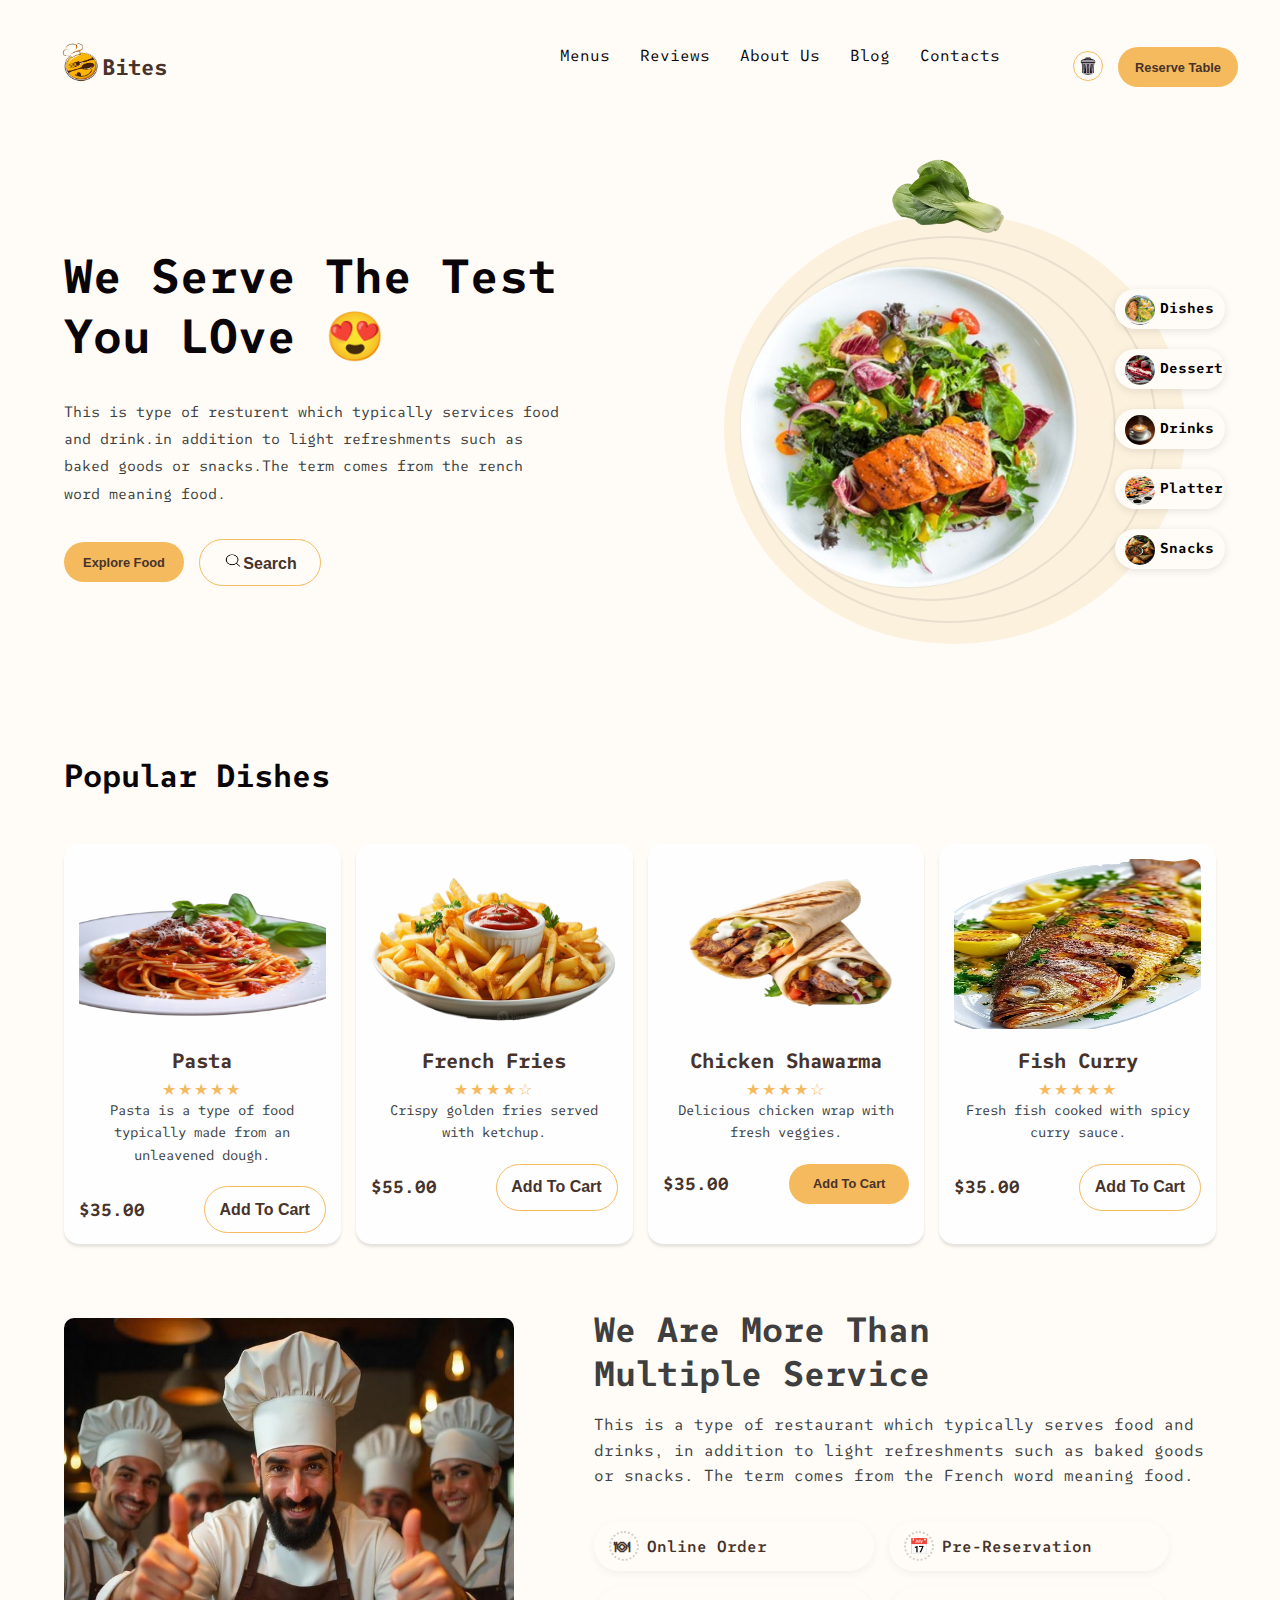
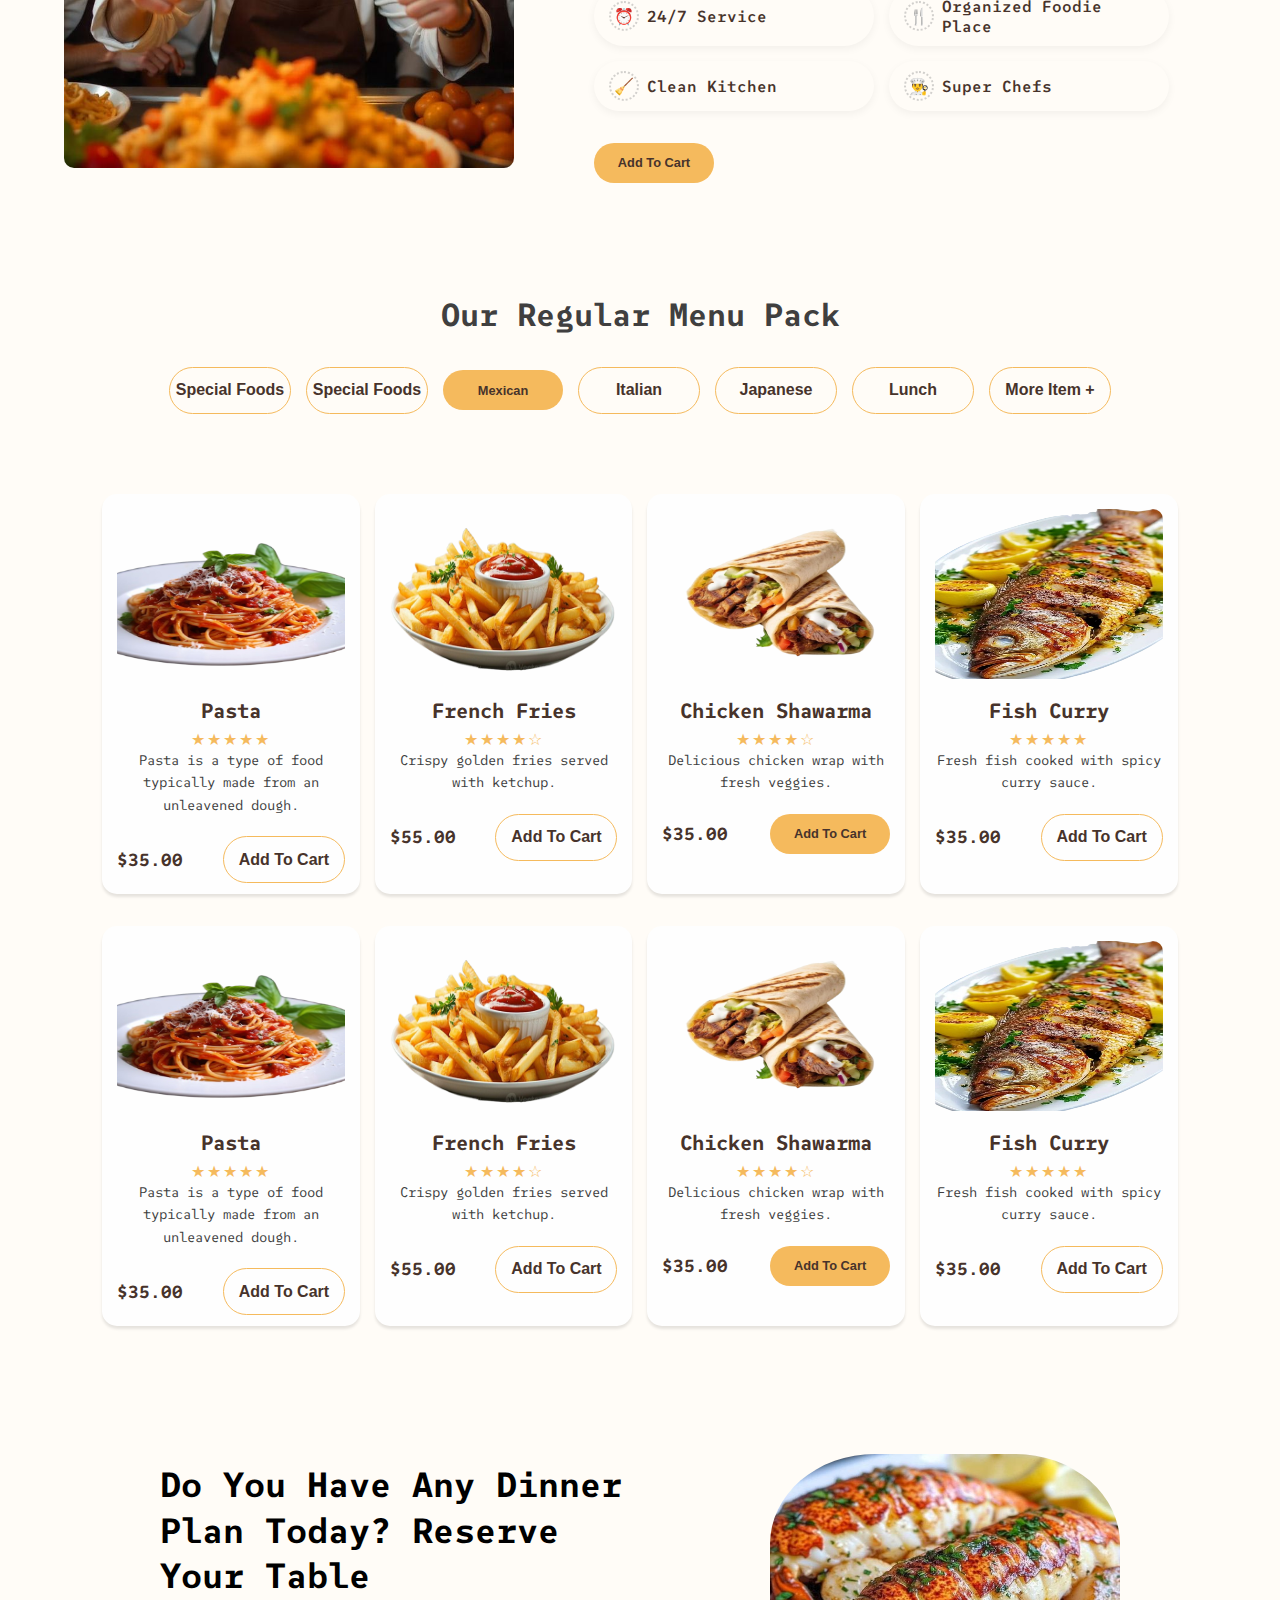
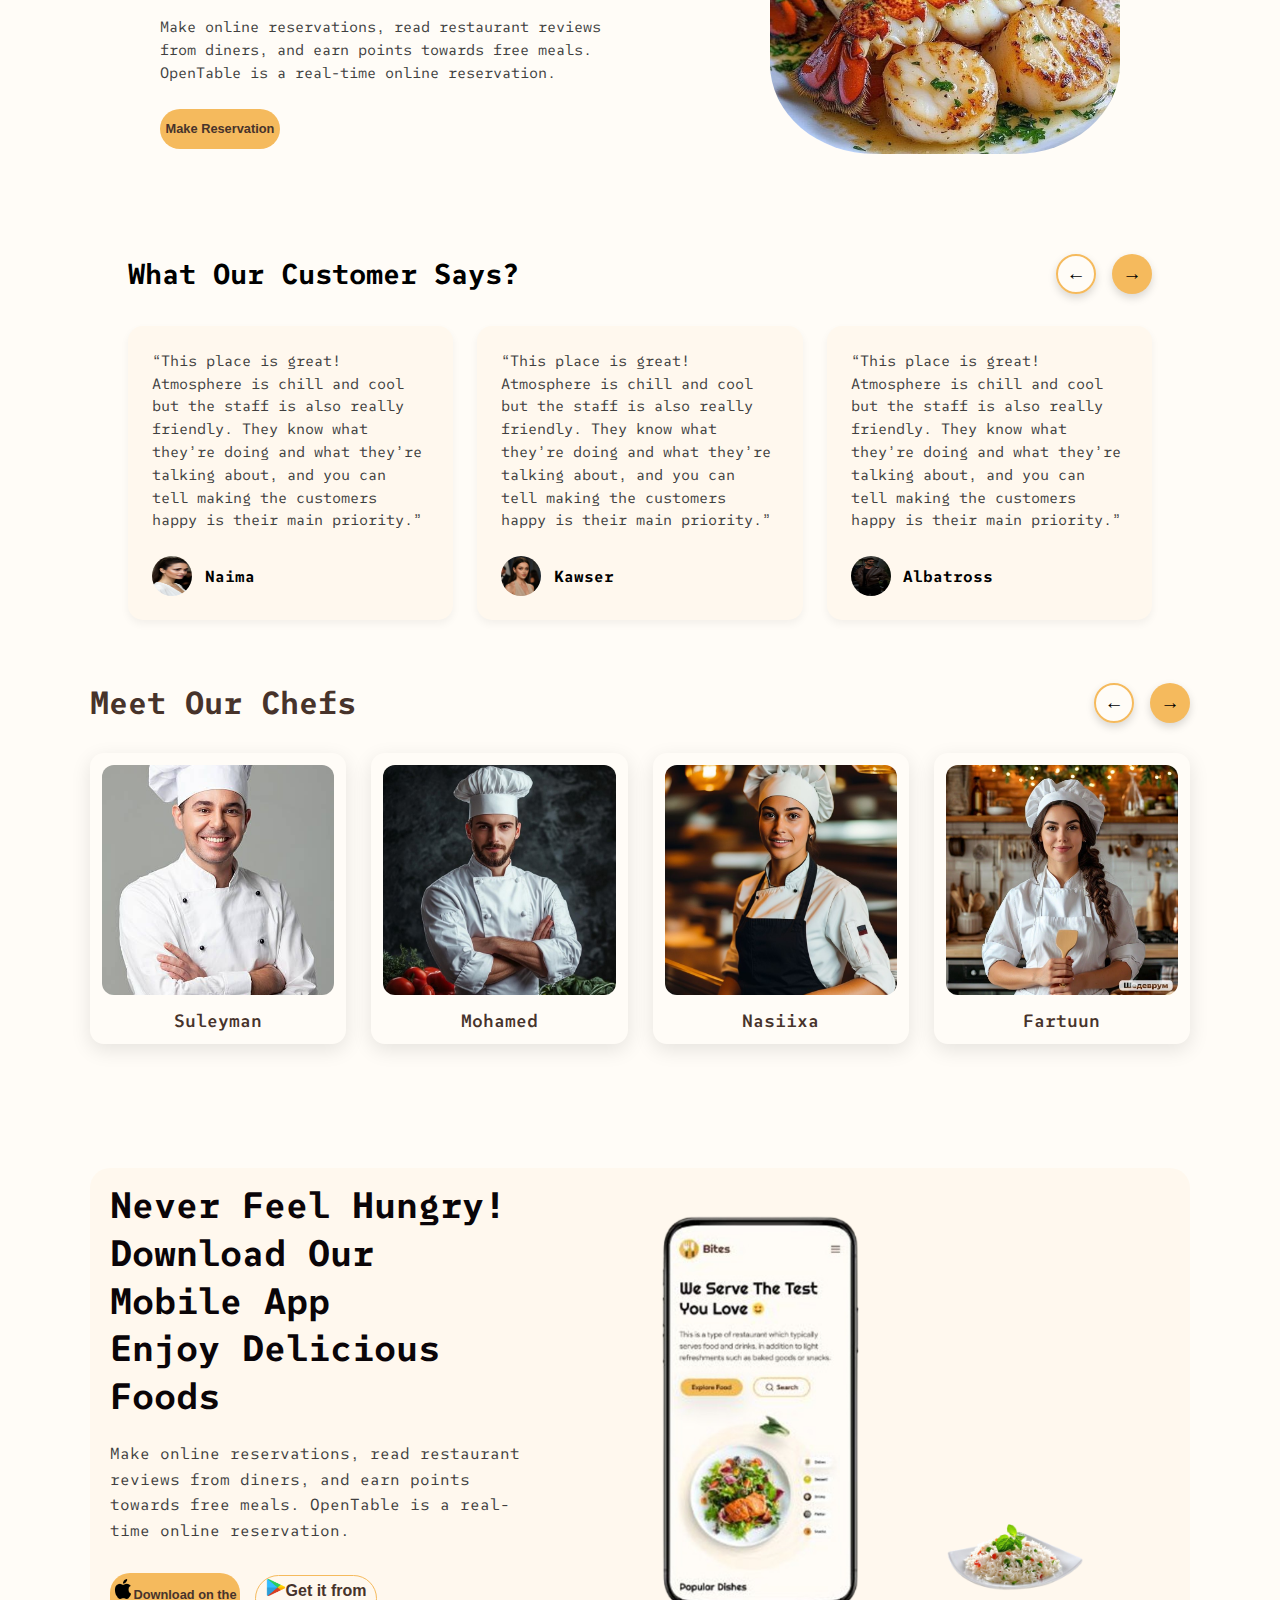
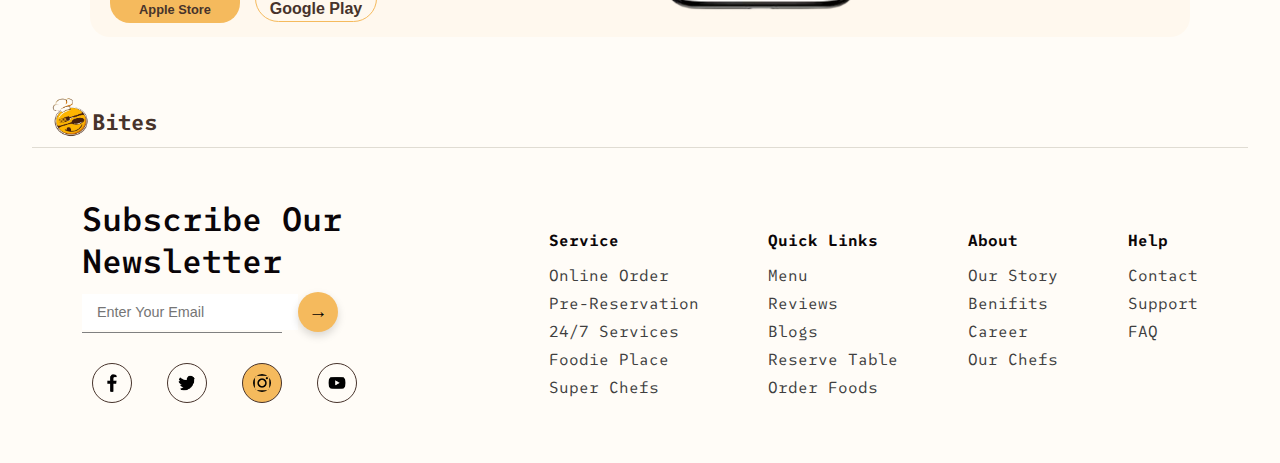
<file: index.html>
<!DOCTYPE html>
<html lang="en">
  <head>
    <meta charset="UTF-8">
    <meta name="auther" content="Najma">
    <meta name="description" content="Bites is the resturent website">
    <meta name="viewport" content="width=device-width, initial-scale=1.0">
    <title>Bites</title>
    <link rel="stylesheet" href="style.css">
    <link rel="preconnect" href="https://fonts.googleapis.com">
    <link rel="preconnect" href="https://fonts.gstatic.com" crossorigin>
    <link
      href="https://fonts.googleapis.com/css2?family=SUSE+Mono:ital,wght@0,100..800;1,100..800&display=swap"
      rel="stylesheet">
  </head>
  <body>
    <!--nav-section-->
    <nav class="container">
      <div class="nav">
        <!--logo-->
        <div class="logo">
          <img src="Assetes/logo.png" alt="logo-img">
          <h3>Bites</h3>
        </div>

         
        <!--menus-->
        <div class="menus">
          <ul>
             <li><a href="#Menus">Menus</a></li>
              <li><a href="#Reviews">Reviews</a></li>
            <li><a href="about-us.html">About Us</a></li>
            <li><a href="blog.html">Blog</a></li>
            <li><a href="Contact.html">Contacts</a></li>
          </ul>
        </div>

        <!--btns-->
        <div class="btns">
          <button class="Trash-table"><img src="Assetes/trash.png"
              alt="trash-btn"></button>
          <button class="all-btn-bg">Reserve Table</button>
        </div>
      </div>
    </nav>

    <!--header-section-->
    <header class="container">
      <div class="header">
        <!--left-->
        <div class="left-side">
          <div class="left-side-text">
            <h1>We Serve The Test You LOve 😍</h1>
            <p>This is type of resturent which typically services food and
              drink.in addition to light refreshments such as baked goods or
              snacks.The term comes from the rench word meaning food.</p>
          </div>
          <div class="btns">
            <button class="all-btn-bg">Explore Food</button>
            <div class="btns-with-out">
              <button class="all-btn-with-out-bgc"><img
                  src="Assetes/search-icon.png"
                  alt="search-icon">Search</button>
            </div>
          </div>
        </div>

        <!--right-->
        <div class="right-side">
          <div class="spinach-r"><img src="Assetes/Spinach (2).png"
              alt="spinach-r-img">
          </div>
          <div class="right-side-img ">
            <img src="Assetes/header.png" alt="heade-image">
            <div class="boder1"></div>
            <div class="boder2"></div>
          </div>
          <div class="header-food-cards">
            <div class="header-foods-card "><img src="Assetes/dishess.jpg"
                alt="img1"><span class="spans">Dishes</span></div>
            <div class="header-foods-card"><img src="Assetes/dessert.jpg"
                alt="img2"><span class="spans">Dessert</span></div>
            <div class="header-foods-card"><img src="Assetes/coffe.jpg"
                alt="img3"><span class="spans">Drinks</span></div>
            <div class="header-foods-card"><img src="Assetes/platter.jpg"
                alt="img4"><span class="spans">Platter</span></div>
            <div class="header-foods-card"><img src="Assetes/snaks.jpg"
                alt="img5"><span class="spans">Snacks</span></div>
          </div>
        </div>
      </div>
    </header>

    <!--popular-dish-section-->
    <section class="popular-dishes container" >
      <h2 class="popular-dishes-title">Popular Dishes</h2>
      <div class="dishes">
        <!-- Card 1 -->
        <div class="dish-card">
          <img src="Assetes/pasta.png" alt="Pasta">
          <h3>Pasta</h3>
          <div class="stars">★★★★★</div>
          <p>Pasta is a type of food typically made from an unleavened
            dough.</p>
          <div class="dish-footer">
            <span>$35.00</span>
            <div class="btns">
              <div class="btns-with-out">
                <button class="all-btn-with-out-bgc">Add To Cart</button>
              </div>
            </div>
          </div>
        </div>
        <!-- Card 2 -->
        <div class="dish-card">
          <img src="Assetes/French Fries.png" alt="French Fries">
          <h3>French Fries</h3>
          <div class="stars">★★★★☆</div>
          <p>Crispy golden fries served with ketchup.</p>
          <div class="dish-footer">
            <span>$55.00</span>
            <div class="btns">
              <div class="btns-with-out">
                <button class="all-btn-with-out-bgc">Add To Cart</button>
              </div>
            </div>
          </div>
        </div>
        <!-- Card 3 -->
        <div class="dish-card">
          <img src="Assetes/Chicken_Shawarma.png" alt="Chicken Shawarma">
          <h3>Chicken Shawarma</h3>
          <div class="stars">★★★★☆</div>
          <p>Delicious chicken wrap with fresh veggies.</p>
          <div class="dish-footer">
            <span>$35.00</span>
            <div class="btns"><button class="all-btn-bg">Add To
                Cart</button></div>
          </div>
        </div>
        <!-- Card 4-->
        <div class="dish-card">
          <img src="Assetes/Fish Curry.png" alt="Fish Curry">
          <h3>Fish Curry</h3>
          <div class="stars">★★★★★</div>
          <p>Fresh fish cooked with spicy curry sauce.</p>
          <div class="dish-footer">
            <span>$35.00</span>
            <div class="btns">
              <div class="btns-with-out">
                <button class="all-btn-with-out-bgc">Add To Cart</button>
              </div>
            </div>
          </div>
        </div>
      </div>
    </section>

    <!--services-section-->
    <section class="services-section container">
      <div class="services-container">
        <!-- Left Image side -->
        <div class="services-image-left">
          <img src="Assetes/mult-service.jpg" alt="Chef">
        </div>
        <!-- Right Content side-->
        <div class="services-content-Right">
          <h2>We Are More Than <br> Multiple Service</h2>
          <p>
            This is a type of restaurant which typically serves food and drinks,
            in addition to light refreshments such as baked goods or snacks.
            The term comes from the French word meaning food.
          </p>
          <div class="service-list">
            <div class="service-item"><span class="service-item-boder">🍽</span>
              Online Order</div>
            <div class="service-item"><span class="service-item-boder">📅</span>
              Pre-Reservation</div>
            <div class="service-item"><span class="service-item-boder">⏰</span>
              24/7 Service</div>
            <div class="service-item"><span class="service-item-boder">🍴</span>
              Organized Foodie Place</div>
            <div class="service-item"><span class="service-item-boder">🧹</span>
              Clean Kitchen</div>
            <div class="service-item"><span
                class="service-item-boder">👨‍🍳</span> Super Chefs</div>
          </div>
          <div class="btns"><button class="all-btn-bg">Add To
              Cart</button></div>
        </div>
      </div>
    </section>

    <!--menu-section-->
    <section class="menu-section" id="Menus">
      <h2 class="menu-title">Our Regular Menu Pack</h2>

      <!-- Categories -->
      <div class="menu-categories">
        <div class="btns">
          <div class="btns-with-out">
            <button class="all-btn-with-out-bgc">Special Foods</button>
          </div>
        </div>

        <div class="btns">
          <div class="btns-with-out">
            <button class="all-btn-with-out-bgc">Special Foods</button>
          </div>
        </div>

        <div class="btns"><button class="all-btn-bg">Mexican</button></div>

        <div class="btns">
          <div class="btns-with-out">
            <button class="all-btn-with-out-bgc">Italian</button>
          </div>
        </div>
        <div class="btns">
          <div class="btns-with-out">
            <button class="all-btn-with-out-bgc">Japanese</button>
          </div>
        </div>
        <div class="btns">
          <div class="btns-with-out">
            <button class="all-btn-with-out-bgc">Lunch</button>
          </div>
        </div>
        <div class="btns">
          <div class="btns-with-out">
            <button class="all-btn-with-out-bgc">More Item +</button>
          </div>
        </div>
      </div>
      <!--dishes-cards-->
      <div class="dishes dish dish-cards">
        <!-- Card 1 -->
        <div class="dish-card ">
          <img src="Assetes/pasta.png" alt="Pasta">
          <h3>Pasta</h3>
          <div class="stars">★★★★★</div>
          <p>Pasta is a type of food typically made from an unleavened
            dough.</p>
          <div class="dish-footer">
            <span>$35.00</span>
            <div class="btns">
              <div class="btns-with-out">
                <button class="all-btn-with-out-bgc">Add To Cart</button>
              </div>
            </div>
          </div>
        </div>
        <!-- Card 2 -->
        <div class="dish-card">
          <img src="Assetes/French Fries.png" alt="French Fries">
          <h3>French Fries</h3>
          <div class="stars">★★★★☆</div>
          <p>Crispy golden fries served with ketchup.</p>
          <div class="dish-footer">
            <span>$55.00</span>
            <div class="btns">
              <div class="btns-with-out">
                <button class="all-btn-with-out-bgc">Add To Cart</button>
              </div>
            </div>
          </div>
        </div>
  <!--card 3-->
        <div class="dish-card">
          <img src="Assetes/Chicken_Shawarma.png" alt="Chicken Shawarma">
          <h3>Chicken Shawarma</h3>
          <div class="stars">★★★★☆</div>
          <p>Delicious chicken wrap with fresh veggies.</p>
          <div class="dish-footer">
            <span>$35.00</span>
            <div class="btns"><button class="all-btn-bg">Add To
                Cart</button></div>
          </div>
        </div>
        <!--card 4-->
        <div class="dish-card">
          <img src="Assetes/Fish Curry.png" alt="Fish Curry">
          <h3>Fish Curry</h3>
          <div class="stars">★★★★★</div>
          <p>Fresh fish cooked with spicy curry sauce.</p>
          <div class="dish-footer">
            <span>$35.00</span>
            <div class="btns">
              <div class="btns-with-out">
                <button class="all-btn-with-out-bgc">Add To Cart</button>
              </div>
            </div>
          </div>
        </div>
      </div>
<!--part 2 cards-->
      <div class="dishes">
        <!-- Card 1 -->
        <div class="dish-card">
          <img src="Assetes/pasta.png" alt="Pasta">
          <h3>Pasta</h3>
          <div class="stars">★★★★★</div>
          <p>Pasta is a type of food typically made from an unleavened
            dough.</p>
          <div class="dish-footer">
            <span>$35.00</span>
            <div class="btns">
              <div class="btns-with-out">
                <button class="all-btn-with-out-bgc">Add To Cart</button>
              </div>
            </div>

          </div>
        </div>
        <!-- Card 2 -->
        <div class="dish-card">
          <img src="Assetes/French Fries.png" alt="French Fries">
          <h3>French Fries</h3>
          <div class="stars">★★★★☆</div>
          <p>Crispy golden fries served with ketchup.</p>
          <div class="dish-footer">
            <span>$55.00</span>
            <div class="btns">
              <div class="btns-with-out">
                <button class="all-btn-with-out-bgc">Add To Cart</button>
              </div>
            </div>
          </div>
        </div>
<!--card 3-->
        <div class="dish-card">
          <img src="Assetes/Chicken_Shawarma.png" alt="Chicken Shawarma">
          <h3>Chicken Shawarma</h3>
          <div class="stars">★★★★☆</div>
          <p>Delicious chicken wrap with fresh veggies.</p>
          <div class="dish-footer">
            <span>$35.00</span>
            <div class="btns"><button class="all-btn-bg">Add To
                Cart</button></div>
          </div>
        </div>
<!--card 4-->
        <div class="dish-card">
          <img src="Assetes/Fish Curry.png" alt="Fish Curry">
          <h3>Fish Curry</h3>
          <div class="stars">★★★★★</div>
          <p>Fresh fish cooked with spicy curry sauce.</p>
          <div class="dish-footer">
            <span>$35.00</span>
            <div class="btns">
              <div class="btns-with-out">
                <button class="all-btn-with-out-bgc">Add To Cart</button>
              </div>
            </div>
          </div>
        </div>
      </div>
    </section>

    <!--dinner-plan-section-->
    <section class="dinner-plan container">
      <div class="dinner-plan-text">
        <h1>Do You Have Any Dinner Plan Today? Reserve Your Table</h1>
        <p>
          Make online reservations, read restaurant reviews from diners,
          and earn points towards free meals. OpenTable is a real-time
          online reservation.
        </p>
        <div class="btns"><button class="all-btn-bg">Make
            Reservation</button></div>
      </div>
      <div class="dinner-plan-image">
        <img src="Assetes/2.jpg" alt="Dinner" />
      </div>
    </section>

  
<!--our-costomer-section-->
    <section class="our-costomer" id="Reviews">
      <div class="our-costomer-text">
        <h2>What Our Customer Says?</h2>
        <div class="icons-buttons">
          <button class="ico-btn">&larr;</button>
          <button class="icon-btn">&rarr;</button>
        </div>
      </div>

      <div class="our-costomer-cards">
        <!-- Card 1 -->
        <div class="our-costomer-card">
          <p>
            “This place is great! Atmosphere is chill and cool but the staff is
            also really friendly.
            They know what they’re doing and what they’re talking about, and you
            can tell making the
            customers happy is their main priority.”
          </p>
          <div class="customer-info">
            <img src="Assetes/c1.jpg" alt="Customer 1">
            <h4>Naima</h4>
          </div>
        </div>

        <!-- Card 2 -->
        <div class="our-costomer-card">
          <p>
            “This place is great! Atmosphere is chill and cool but the staff is
            also really friendly.
            They know what they’re doing and what they’re talking about, and you
            can tell making the
            customers happy is their main priority.”
          </p>
          <div class="customer-info">
            <img src="Assetes/c2.jpg" alt="Customer 2">
            <h4>Kawser</h4>
          </div>
        </div>

        <div class="our-costomer-card">
          <p>
            “This place is great! Atmosphere is chill and cool but the staff is
            also really friendly.
            They know what they’re doing and what they’re talking about, and you
            can tell making the
            customers happy is their main priority.”
          </p>
          <div class="customer-info">
            <img src="Assetes/c4.jpg" alt="Customer 3">
            <h4>Albatross</h4>
          </div>
        </div>
      </div>
    </section>

    <!--our-chefs-section-->
    <section class="our-chefs container" >
      <div class="our-chefs-text">
        <h2>Meet Our Chefs</h2>
        <div class="icons-buttons">
          <button class="ico-btn">&larr;</button>
          <button class="icon-btn">&rarr;</button>
        </div>
      </div>

      <div class="chefs">
        <div class="Chef">
          <img src="Assetes/chef1.jpg" alt="Chef 1">
          <h4>Suleyman</h4>
        </div>

        <div class="Chef">
          <img src="Assetes/chef2.jpg" alt="Chef 2">
          <h4>Mohamed</h4>
        </div>

        <div class="Chef">
          <img src="Assetes/chef3.jpg" alt="Chef 3">
          <h4>Nasiixa</h4>
        </div>

        <div class="Chef">
          <img src="Assetes/chef4.jpg" alt="Chef 4">
          <h4>Fartuun</h4>
        </div>
      </div>
    </section>

    <!--Never Feel Hungry!-section-->
    <section class="Never-Feel-Hungry-section">
      <div class="text-side">
        <h1>Never Feel Hungry!<br>Download Our Mobile App<br>Enjoy Delicious
          Foods</h1>
        <p>
          Make online reservations, read restaurant reviews from diners,
          and earn points towards free meals. OpenTable is a real-time online
          reservation.
        </p>
        <div class="btns">
          <button class="all-btn-bg app-btn"><img src="Assetes/apple-logo.png"
              alt="apple-logo">Download on the Apple Store</button>
          <div class="btns-with-out">
            <button class="all-btn-with-out-bgc  app-btn"><img
                src="Assetes/playstore.png" alt="Google Play">Get it from Google
              Play</button>
          </div>
        </div>
      </div>
      <!--phone img-->
      <div class="image-side">
        <img src="Assetes/phone.png" alt="Phone">
      </div>
      <!--rice img-->
      <div class="img animation-icon">
        <img src="Assetes/rice-r.png" alt="rice">
      </div>
    </section>


    <section class="container">
      <div class="logo">
        <img src="Assetes/logo.png" alt="logo-img">
        <h3>Bites</h3>
      </div>
      <footer class="footer">
        <div class="footer-logo">
          <p class="newsletter-title">Subscribe Our Newsletter</p>
          <div class="newsletter">
            <input type="email" placeholder="Enter Your Email">
            <div class="icons-buttons">
              <button class="icon-btn">&rarr;</button>
            </div>
          </div>
          <div class="social-icons">
            <img src="Assetes/facebook-app-symbol.png"
              alt="facebook-app-symbol">
            <img src="Assetes/twitter.png" alt="twitter">
            <img src="Assetes/instagram.png" alt="instagram" class="instagram">
            <img src="Assetes/youtube.png" alt="youtube">
          </div>
        </div>

        <div class="footer-links">
          <div class="col">
            <h4>Service</h4>
            <ul>
              <li>Online Order</li>
              <li>Pre-Reservation</li>
              <li>24/7 Services</li>
              <li>Foodie Place</li>
              <li>Super Chefs</li>
            </ul>
          </div>

          <div class="col">
            <h4>Quick Links</h4>
            <ul>
              <li>Menu</li>
              <li>Reviews</li>
              <li>Blogs</li>
              <li>Reserve Table</li>
              <li>Order Foods</li>
            </ul>
          </div>

          <div class="col">
            <h4>About</h4>
            <ul>
              <li>Our Story</li>
              <li>Benifits</li>
              <li>Career</li>
              <li>Our Chefs</li>
            </ul>
          </div>

          <div class="col">
            <h4>Help</h4>
            <ul>
              <li>Contact</li>
              <li>Support</li>
              <li>FAQ</li>
            </ul>
          </div>
        </div>
      </footer>
    </section>


  </body>
</html>
</file>
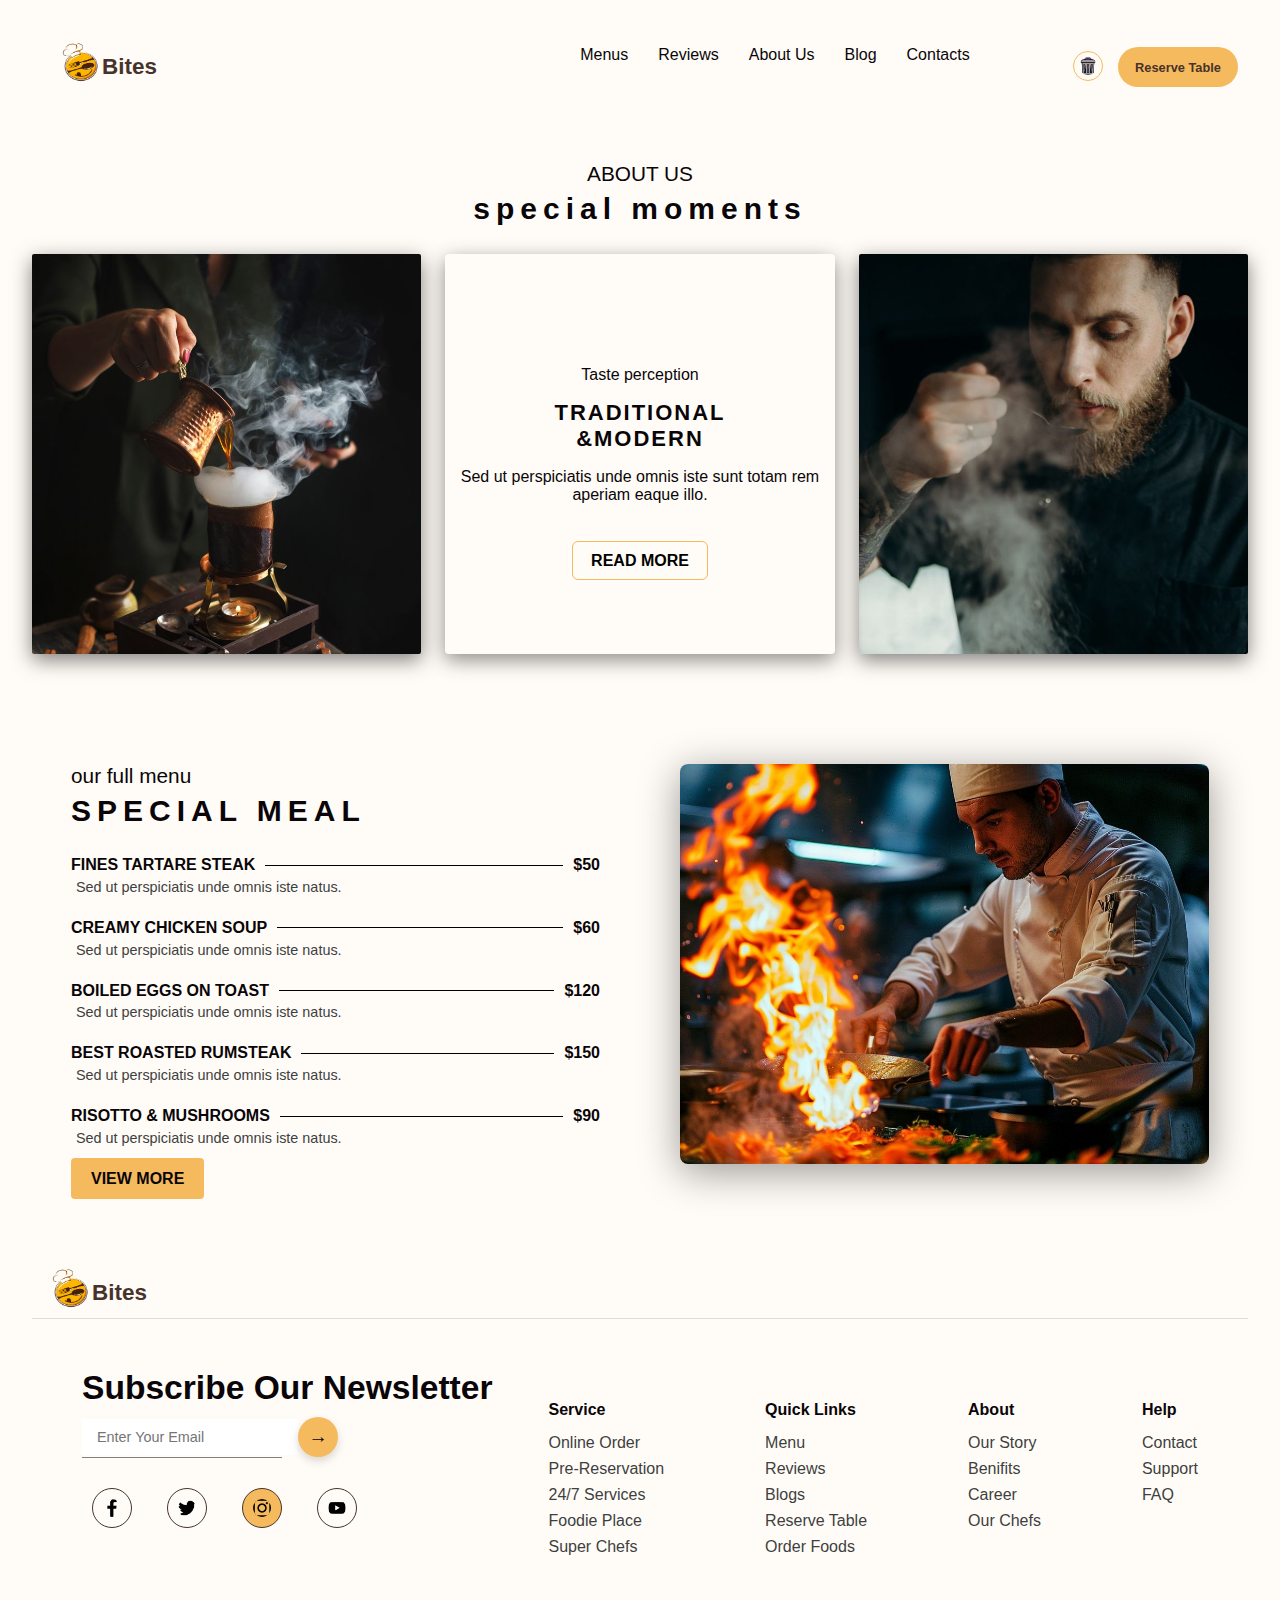
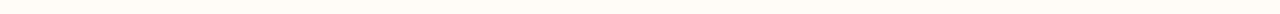
<file: about-us.html>
<!DOCTYPE html>
<html lang="en">
<head>
  <meta charset="utf-8" />
  <meta name="viewport" content="width=device-width, initial-scale=1" />
  <title>about-us</title>
  <link href="https://fonts.googleapis.com/css2?family=Montserrat:wght@400;600;700;800&family=Playfair+Display:ital,wght@0,400;0,700;1,400&display=swap" rel="stylesheet">
  <link rel="stylesheet" href="style.css" />
  
</head>
<body>

     <nav class="container">
      <div class="nav">
     
        <div class="logo">
          <img src="Assetes/logo.png" alt="logo-img">
          <h3>Bites</h3>
        </div>
     
        <div class="menus">
          <ul>
            <li><a href="/index.html">Menus</a></li>
            <li><a href="#Reviews">Reviews</a></li>
            <li><a href="about-us.html">About Us</a></li>
            <li><a href="blog.html">Blog</a></li>
            <li><a href="Contact.html">Contacts</a></li>
          </ul>
        </div>

       
        <div class="btns">
          <button class="Trash-table"><img src="Assetes/trash.png"
              alt="trash-btn"></button>
          <button class="all-btn-bg">Reserve Table</button>
        </div>
      </div>
    </nav> 
   
  <!-- ABOUT -->
  <section class="about container">
    <p class="subtitle"> ABOUT US</p>
    <h2 class="section-title">special moments</h2>

    <div class="about-grid">
      <div class="about-img left-img">
      </div>

      <div class="about-card">
        <p class="card-small">Taste perception</p>
        <h3 class="card-title">TRADITIONAL<br> &MODERN</h3>
        <p class="card-text">Sed ut perspiciatis unde omnis iste sunt totam rem aperiam eaque illo.</p>
        <a class="btn-ghost" href="#">READ MORE</a>
      </div>

      <div class="about-img right-img"></div>
    </div>
  </section>

  <!-- SPECIAL MEAL / MENU -->
  <section class="SPECIAL-MEAL-section">
    <div class="container SPECIAL-MEAL-section">
  <div class="SPECIAL-MEAL-wrap">

    <!-- Left Side -->
    <div class="SPECIAL-MEAL-left">
      <p class="subtitle">our full menu</p>
      <h2 class="section-title">SPECIAL MEAL</h2>

      <ul>
        <li>
          <div class="dish-SPECIAL-MEAL">
            <span class="dish-title-SPECIAL-MEAL">FINES TARTARE STEAK</span>
            <div class="pricing-item-boder"></div>
            <span class="price-SPECIAL-MEAL">$50</span>
          </div>
          <p class="pricing-p">Sed ut perspiciatis unde omnis iste natus.</p>
        </li>

        <li>
          <div class="dish-SPECIAL-MEAL">
            <span class="dish-title-SPECIAL-MEAL">CREAMY CHICKEN SOUP</span>
            <div class="pricing-item-boder"></div>
            <span class="price-SPECIAL-MEAL">$60</span>
          </div>
          <p class="pricing-p">Sed ut perspiciatis unde omnis iste natus.</p>
        </li>

        <li>
          <div class="dish-SPECIAL-MEAL">
            <span class="dish-title-SPECIAL-MEAL">BOILED EGGS ON TOAST</span>
            <div class="pricing-item-boder"></div>
            <span class="price-SPECIAL-MEAL">$120</span>
          </div>
          <p class="pricing-p">Sed ut perspiciatis unde omnis iste natus.</p>
        </li>

        <li>
          <div class="dish-SPECIAL-MEAL">
            <span class="dish-title-SPECIAL-MEAL">BEST ROASTED RUMSTEAK</span>
            <div class="pricing-item-boder"></div>
            <span class="price-SPECIAL-MEAL">$150</span>
          </div>
          <p class="pricing-p">Sed ut perspiciatis unde omnis iste natus.</p>
        </li>

        <li>
          <div class="dish-SPECIAL-MEAL">
            <span class="dish-title-SPECIAL-MEAL">RISOTTO &amp; MUSHROOMS</span>
            <div class="pricing-item-boder"></div>
            <span class="price-SPECIAL-MEAL">$90</span>
          </div>
          <p class="pricing-p">Sed ut perspiciatis unde omnis iste natus.</p>
        </li>
      </ul>

      <a class="btn-outline" href="#">VIEW MORE</a>
    </div>

    <!-- Right Side -->
    <div class="SPECIAL-MEAL-right">
      <div class="food-photo">
        <img src="Assetes/ab3.jpg" alt="Special Meal">
      </div>
    </div>

  </div>
</div>

  </section>

  <section class="container">
      <div class="logo">
        <img src="Assetes/logo.png" alt="logo-img">
        <h3>Bites</h3>
      </div>
      <footer class="footer">
        <div class="footer-logo">
          <p class="newsletter-title">Subscribe Our Newsletter</p>
          <div class="newsletter">
            <input type="email" placeholder="Enter Your Email">
            <div class="icons-buttons">
              <button class="icon-btn">&rarr;</button>
            </div>
          </div>
          <div class="social-icons">
            <img src="Assetes/facebook-app-symbol.png"
              alt="facebook-app-symbol">
            <img src="Assetes/twitter.png" alt="twitter">
            <img src="Assetes/instagram.png" alt="instagram" class="instagram">
            <img src="Assetes/youtube.png" alt="youtube">
          </div>
        </div>

        <div class="footer-links">
          <div class="col">
            <h4>Service</h4>
            <ul>
              <li>Online Order</li>
              <li>Pre-Reservation</li>
              <li>24/7 Services</li>
              <li>Foodie Place</li>
              <li>Super Chefs</li>
            </ul>
          </div>

          <div class="col">
            <h4>Quick Links</h4>
            <ul>
              <li>Menu</li>
              <li>Reviews</li>
              <li>Blogs</li>
              <li>Reserve Table</li>
              <li>Order Foods</li>
            </ul>
          </div>

          <div class="col">
            <h4>About</h4>
            <ul>
              <li>Our Story</li>
              <li>Benifits</li>
              <li>Career</li>
              <li>Our Chefs</li>
            </ul>
          </div>

          <div class="col">
            <h4>Help</h4>
            <ul>
              <li>Contact</li>
              <li>Support</li>
              <li>FAQ</li>
            </ul>
          </div>
        </div>
      </footer>
    </section>
</body>
</html>
</file>
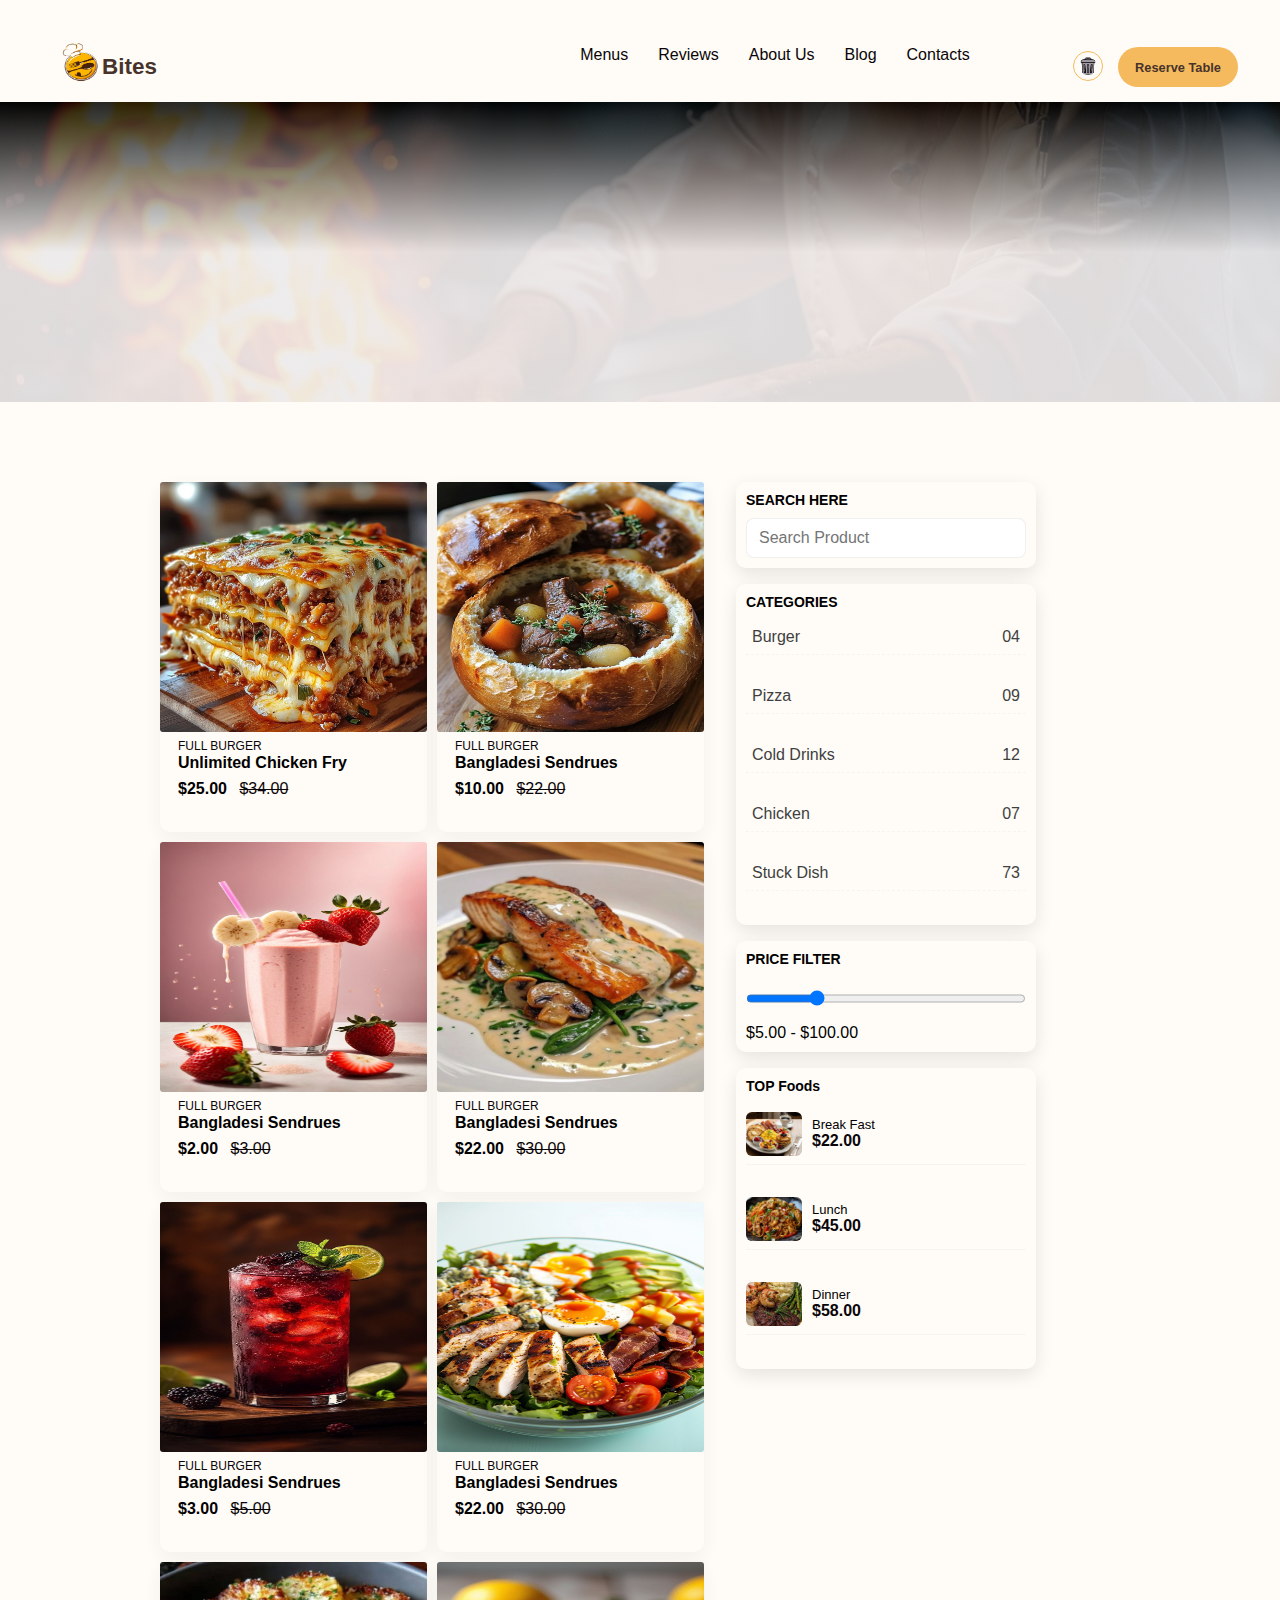
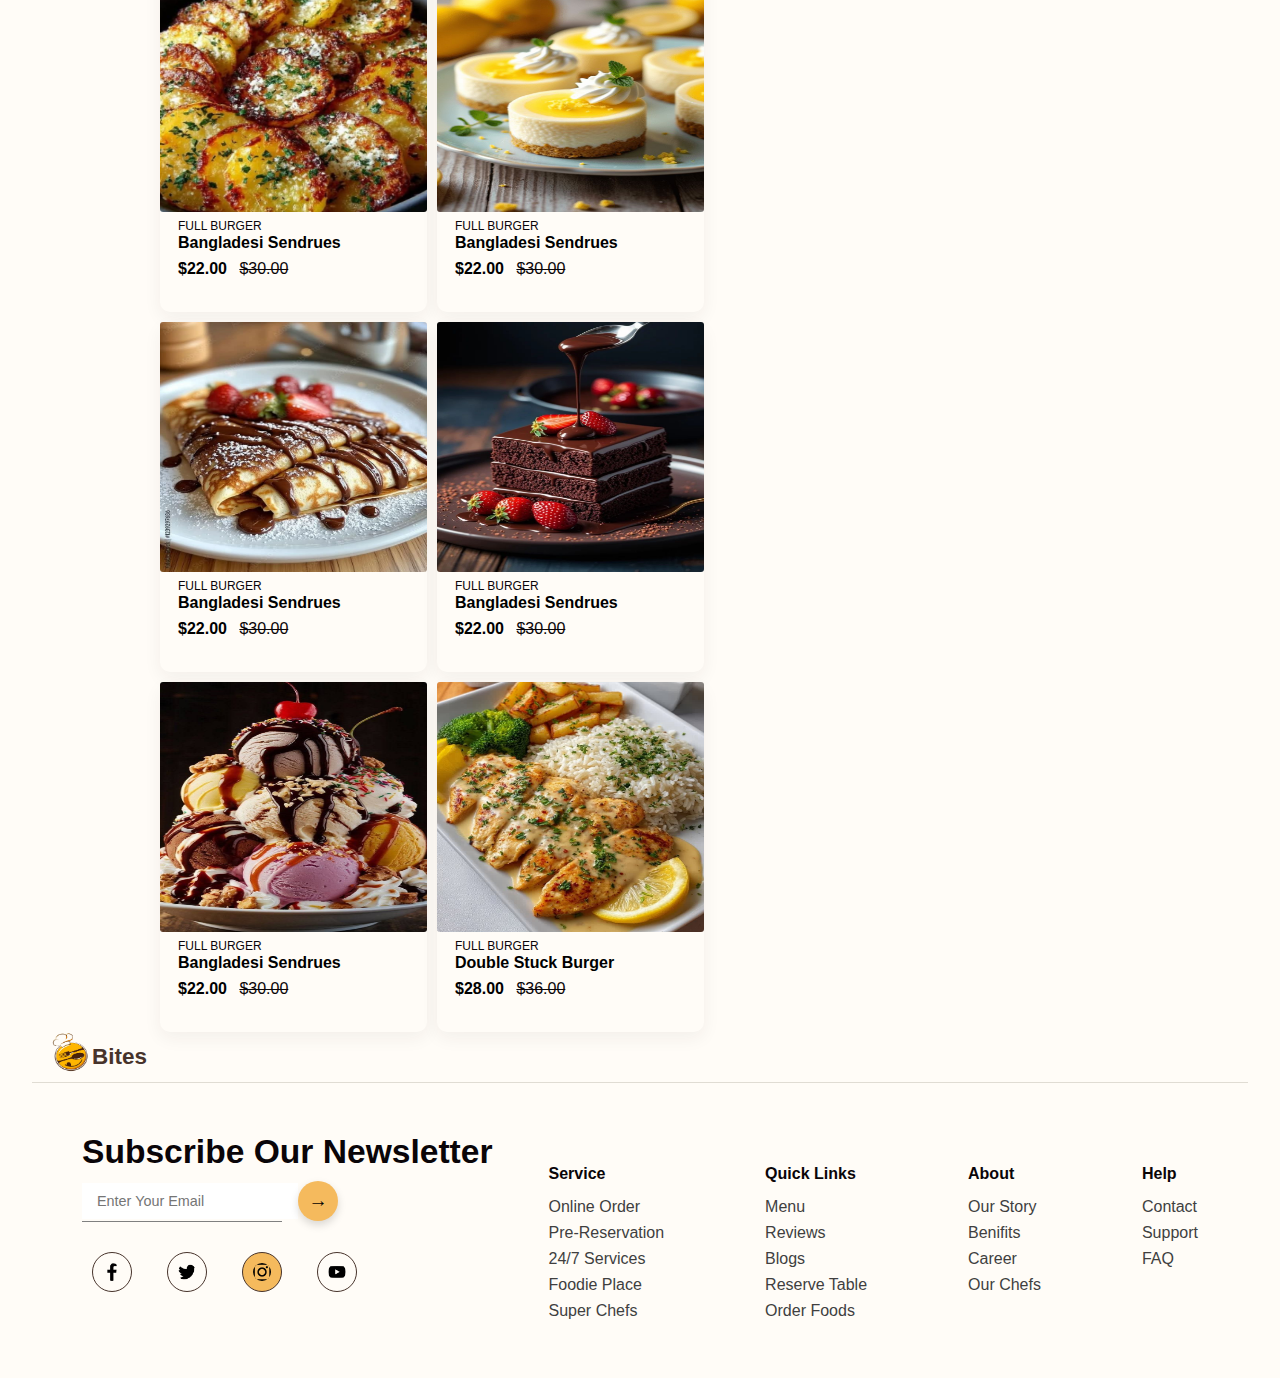
<file: blog.html>
<!DOCTYPE html>
<html lang="so">
<head>
  <meta charset="utf-8" />
  <meta name="viewport" content="width=device-width,initial-scale=1" />
  <title>FoodBaz - Shop Sidebar</title>
  <link href="https://fonts.googleapis.com/css2?family=Rubik:wght@300;400;500;700&display=swap" rel="stylesheet">
  <link rel="stylesheet" href="style.css" />
</head>
<body>

   <nav class="container">
      <div class="nav">
     
        <div class="logo">
          <img src="Assetes/logo.png" alt="logo-img">
          <h3>Bites</h3>
        </div>
     
        <div class="menus">
          <ul>
            <li><a href="/index.html">Menus</a></li>
            <li><a href="#Reviews">Reviews</a></li>
            <li><a href="about-us.html">About Us</a></li>
            <li><a href="blog.html">Blog</a></li>
            <li><a href="Contact.html">Contacts</a></li>
          </ul>
        </div>

       
        <div class="btns">
          <button class="Trash-table"><img src="Assetes/trash.png"
              alt="trash-btn"></button>
          <button class="all-btn-bg">Reserve Table</button>
        </div>
      </div>
    </nav>
  <section class="hero">
  </section>

  <main class="container page">
    <div class="content">
      <div class="grid">
        <article class="card">
          <div class="card-img">
            <img src="Assetes/b3.jpg" alt="product" />
          </div>
          <div class="card-body">
            <small class="muted">FULL BURGER</small>
            <h3>Unlimited Chicken Fry</h3>
            <div class="price">
              <span class="new">$25.00</span>
              <span class="old">$34.00</span>
            </div>
          </div>
        </article>

        <article class="card">
          <div class="card-img">
            <img src="Assetes/b5.jpg" alt="product" />
          </div>
          <div class="card-body">
            <small class="muted">FULL BURGER</small>
            <h3>Bangladesi Sendrues</h3>
            <div class="price">
              <span class="new">$10.00</span>
              <span class="old">$22.00</span>
            </div>
          </div>
        </article>
          <article class="card">
          <div class="card-img">
            <img src="Assetes/b1.jpg" alt="product" />
          </div>
          <div class="card-body">
            <small class="muted">FULL BURGER</small>
            <h3>Bangladesi Sendrues</h3>
            <div class="price">
              <span class="new">$2.00</span>
              <span class="old">$3.00</span>
            </div>
          </div>
        </article>
          <article class="card">
          <div class="card-img">
            <img src="Assetes/b4.jpg" alt="product" />
          </div>
          <div class="card-body">
            <small class="muted">FULL BURGER</small>
            <h3>Bangladesi Sendrues</h3>
            <div class="price">
              <span class="new">$22.00</span>
              <span class="old">$30.00</span>
            </div>
          </div>
        </article>
          <article class="card">
          <div class="card-img">
            <img src="Assetes/b13.jpg" alt="product" />
          </div>
          <div class="card-body">
            <small class="muted">FULL BURGER</small>
            <h3>Bangladesi Sendrues</h3>
            <div class="price">
              <span class="new">$3.00</span>
              <span class="old">$5.00</span>
            </div>
          </div>
        </article>
          <article class="card">
          <div class="card-img">
            <img src="Assetes/b6.jpg" alt="product" />
          </div>
          <div class="card-body">
            <small class="muted">FULL BURGER</small>
            <h3>Bangladesi Sendrues</h3>
            <div class="price">
              <span class="new">$22.00</span>
              <span class="old">$30.00</span>
            </div>
          </div>
        </article>
          <article class="card">
          <div class="card-img">
            <img src="Assetes/b7.jpg" alt="product" />
          </div>
          <div class="card-body">
            <small class="muted">FULL BURGER</small>
            <h3>Bangladesi Sendrues</h3>
            <div class="price">
              <span class="new">$22.00</span>
              <span class="old">$30.00</span>
            </div>
          </div>
        </article>
          <article class="card">
          <div class="card-img">
            <img src="Assetes/b8.jpg" alt="product" />
          </div>
          <div class="card-body">
            <small class="muted">FULL BURGER</small>
            <h3>Bangladesi Sendrues</h3>
            <div class="price">
              <span class="new">$22.00</span>
              <span class="old">$30.00</span>
            </div>
          </div>
        </article>
          <article class="card">
          <div class="card-img">
            <img src="Assetes/b9.jpg" alt="product" />
          </div>
          <div class="card-body">
            <small class="muted">FULL BURGER</small>
            <h3>Bangladesi Sendrues</h3>
            <div class="price">
              <span class="new">$22.00</span>
              <span class="old">$30.00</span>
            </div>
          </div>
        </article>
          <article class="card">
          <div class="card-img">
            <img src="Assetes/b10.jpg" alt="product" />
          </div>
          <div class="card-body">
            <small class="muted">FULL BURGER</small>
            <h3>Bangladesi Sendrues</h3>
            <div class="price">
              <span class="new">$22.00</span>
              <span class="old">$30.00</span>
            </div>
          </div>
        </article>
          <article class="card">
          <div class="card-img">
            <img src="Assetes/b11.jpg" alt="product" />
          </div>
          <div class="card-body">
            <small class="muted">FULL BURGER</small>
            <h3>Bangladesi Sendrues</h3>
            <div class="price">
              <span class="new">$22.00</span>
              <span class="old">$30.00</span>
            </div>
          </div>
        </article>

        <article class="card">
          <div class="card-img">
            <img src="Assetes/b12.jpg" alt="product" />
          </div>
          <div class="card-body">
            <small class="muted">FULL BURGER</small>
            <h3>Double Stuck Burger</h3>
            <div class="price">
              <span class="new">$28.00</span>
              <span class="old">$36.00</span>
            </div>
          </div>
        </article>

      </div>
    </div>

    <aside class="sidebar">
      <div class="widget search">
        <h4>SEARCH HERE</h4>
        <input type="text" placeholder="Search Product" />
        
      </div>

      <div class="widget categories">
        <h4>CATEGORIES</h4>
        <ul>
          <li>Burger <span>04</span></li>
          <li>Pizza <span>09</span></li>
          <li>Cold Drinks <span>12</span></li>
          <li>Chicken <span>07</span></li>
          <li>Stuck Dish <span>73</span></li>
        </ul>
      </div>

      <div class="widget price-filter">
        <h4>PRICE FILTER</h4>
        <input type="range" min="5" max="100" value="25" />
        <div class="range-value">$5.00 - $100.00</div>
      </div>

      <div class="widget top-product">
        <h4>TOP Foods</h4>
        <ul class="top-list">
          <li>
            <img src="Assetes/topfood1.jpg" alt="t1" />
            <div>
              <p class="tp-title">Break Fast</p>
              <span class="tp-price">$22.00</span>
            </div>
          </li>
          <li>
            <img src="Assetes/topfood2.jpg" alt="t2" />
            <div>
              <p class="tp-title">Lunch</p>
              <span class="tp-price">$45.00</span>
            </div>
          </li>
          <li>
            <img src="Assetes/topfood3.jpg" alt="t3" />
            <div>
              <p class="tp-title">Dinner</p>
              <span class="tp-price">$58.00</span>
            </div>
          </li>
        </ul>
      </div>
    </aside>
  </main>


  <section class="container">
      <div class="logo">
        <img src="Assetes/logo.png" alt="logo-img">
        <h3>Bites</h3>
      </div>
      <footer class="footer">
        <div class="footer-logo">
          <p class="newsletter-title">Subscribe Our Newsletter</p>
          <div class="newsletter">
            <input type="email" placeholder="Enter Your Email">
            <div class="icons-buttons">
              <button class="icon-btn">&rarr;</button>
            </div>
          </div>
          <div class="social-icons">
            <img src="Assetes/facebook-app-symbol.png"
              alt="facebook-app-symbol">
            <img src="Assetes/twitter.png" alt="twitter">
            <img src="Assetes/instagram.png" alt="instagram" class="instagram">
            <img src="Assetes/youtube.png" alt="youtube">
          </div>
        </div>

        <div class="footer-links">
          <div class="col">
            <h4>Service</h4>
            <ul>
              <li>Online Order</li>
              <li>Pre-Reservation</li>
              <li>24/7 Services</li>
              <li>Foodie Place</li>
              <li>Super Chefs</li>
            </ul>
          </div>

          <div class="col">
            <h4>Quick Links</h4>
            <ul>
              <li>Menu</li>
              <li>Reviews</li>
              <li>Blogs</li>
              <li>Reserve Table</li>
              <li>Order Foods</li>
            </ul>
          </div>

          <div class="col">
            <h4>About</h4>
            <ul>
              <li>Our Story</li>
              <li>Benifits</li>
              <li>Career</li>
              <li>Our Chefs</li>
            </ul>
          </div>

          <div class="col">
            <h4>Help</h4>
            <ul>
              <li>Contact</li>
              <li>Support</li>
              <li>FAQ</li>
            </ul>
          </div>
        </div>
      </footer>
    </section>
</body>
</html>
</file>
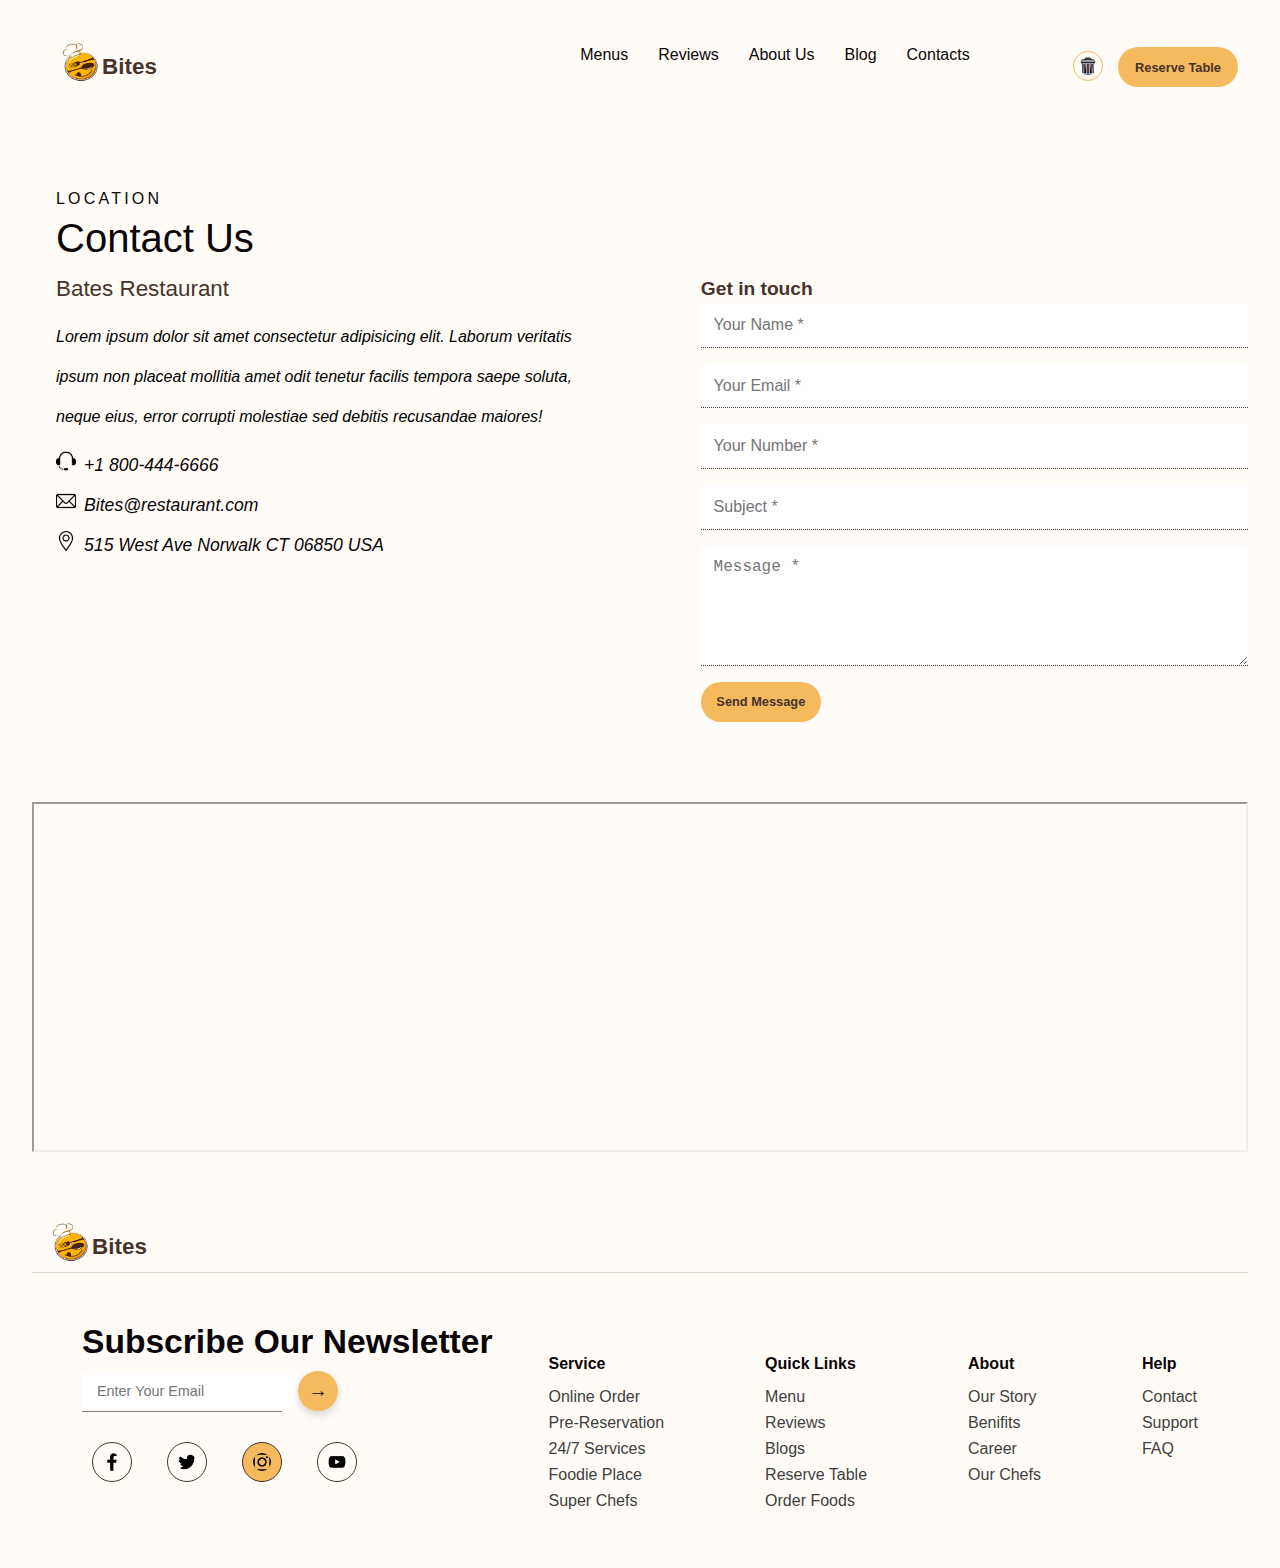
<file: Contact.html>
<!doctype html>
<html lang="en">
<head>
  <meta charset="utf-8" />
  <meta name="viewport" content="width=device-width,initial-scale=1" />
  <title>Contact</title>
   <link rel="stylesheet" href="style.css">
  <link href="https://fonts.googleapis.com/css2?family=Libre+Baskerville:wght@400;700&family=Poppins:wght@300;400;600;700&display=swap" rel="stylesheet">
</head>
<body>
  <nav class="container">
      <div class="nav">
     
        <div class="logo">
          <img src="Assetes/logo.png" alt="logo-img">
          <h3>Bites</h3>
        </div>
     
        <div class="menus">
          <ul>
            <li><a href="/index.html">Menus</a></li>
            <li><a href="#Reviews">Reviews</a></li>
            <li><a href="about-us.html">About Us</a></li>
            <li><a href="blog.html">Blog</a></li>
            <li><a href="Contact.html">Contacts</a></li>
          </ul>
        </div>

       
        <div class="btns">
          <button class="Trash-table"><img src="Assetes/trash.png"
              alt="trash-btn"></button>
          <button class="all-btn-bg">Reserve Table</button>
        </div>
      </div>
    </nav> 

    
 <section class="container">
      <div class="contact-section">
        <div class="contact-left">
          <h3>LOCATION</h3>
          <h2>Contact Us</h2>
          <span>Bates Restaurant</span>
          <p>
           Lorem ipsum dolor sit amet consectetur adipisicing elit. Laborum veritatis ipsum non placeat mollitia amet odit tenetur facilis tempora saepe soluta, neque eius, error corrupti molestiae sed debitis recusandae maiores!
          </p>

          <div class="contact-icon"><img
              src="Assetes/icon1.png"
              alt="call"><span> +1 800-444-6666</span></div>
          <div class="contact-icon"><img
              src="Assetes/icon2.png"
              alt="message"><span> Bites@restaurant.com</span></div>
          <div class="contact-icon"><img
              src="Assetes/icon3.png"
              alt="location"><span> 515 West Ave Norwalk CT 06850
              USA</span></div>
        </div>

        <div class="contact-right">
          <h3>Get in touch</h3>
          <form>
            <input type="text" placeholder="Your Name *" required>
            <input type="email" placeholder="Your Email *" required>
            <input type="text" placeholder="Your Number *" required>
            <input type="text" placeholder="Subject *" required>
            <textarea placeholder="Message *" required></textarea>
             <div class="btns"><button type="submit" class="all-btn-bg  buttonn">Send Message
           </button></div>
          </form>
        </div>
      </div>

      <div class="map-container">
        <iframe
          src="https://www.google.com/maps/embed?pb=!1m18!1m12!1m3!1d3038.559309619897!2d-73.4221451846087!3d41.11759652203783!2m3!1f0!2f0!3f0!3m2!1i1024!2i768!4f13.1!3m3!1m2!1s0x89e80f5467b2b91d%3A0xd79ef324e7a2c76c!2sNorwalk%2C%20CT%2006850%2C%20USA!5e0!3m2!1sen!2s!4v1692192512345!5m2!1sen!2s"
          width="100%"
          height="350">
        </iframe>
      </div>
    </section>

  
    <section class="container">
      <div class="logo">
        <img src="Assetes/logo.png" alt="logo-img">
        <h3>Bites</h3>
      </div>
      <footer class="footer">
        <div class="footer-logo">
          <p class="newsletter-title">Subscribe Our Newsletter</p>
          <div class="newsletter">
            <input type="email" placeholder="Enter Your Email">
            <div class="icons-buttons">
              <button class="icon-btn">&rarr;</button>
            </div>
          </div>
          <div class="social-icons">
            <img src="Assetes/facebook-app-symbol.png"
              alt="facebook-app-symbol">
            <img src="Assetes/twitter.png" alt="twitter">
            <img src="Assetes/instagram.png" alt="instagram" class="instagram">
            <img src="Assetes/youtube.png" alt="youtube">
          </div>
        </div>

        <div class="footer-links">
          <div class="col">
            <h4>Service</h4>
            <ul>
              <li>Online Order</li>
              <li>Pre-Reservation</li>
              <li>24/7 Services</li>
              <li>Foodie Place</li>
              <li>Super Chefs</li>
            </ul>
          </div>

          <div class="col">
            <h4>Quick Links</h4>
            <ul>
              <li>Menu</li>
              <li>Reviews</li>
              <li>Blogs</li>
              <li>Reserve Table</li>
              <li>Order Foods</li>
            </ul>
          </div>

          <div class="col">
            <h4>About</h4>
            <ul>
              <li>Our Story</li>
              <li>Benifits</li>
              <li>Career</li>
              <li>Our Chefs</li>
            </ul>
          </div>

          <div class="col">
            <h4>Help</h4>
            <ul>
              <li>Contact</li>
              <li>Support</li>
              <li>FAQ</li>
            </ul>
          </div>
        </div>
      </footer>
    </section>
</body>
</html>
</file>
<file: style.css>
/*all colors*/
:root {
  --background-color: #FFFCF7;
  --primary-color: #F5BA5D;
  --font-color: #47332B;
  --font2-color: #0A0508;
  --foodcards-color: #FEFEFE;
  --customercards-color: #FFF8EE;
  --color:#403f3f;
  --right-backgroundcolor:#f4d6a14c;
  --boders-color:#80808029;
}

* {
  margin: 0;
  padding: 0;
  box-sizing: border-box;
}

body {
  font-family: "SUSE Mono", sans-serif;
  background-color: var(--background-color);
}

/* NAVIGATION */
.container {
  max-width: 95%;
  margin: auto;
}

.nav {
  display: flex;
  justify-content: space-between;
  align-items: center;
  padding: 10px;
  margin-top:2rem;
}

.logo {
  display: flex;
  color: var(--font-color);
  font-size: 1.2rem;
  align-items: center;
}

.logo img {
  width: 60px;
  height: 40px;
  padding-left: 1rem;
  margin-bottom: 10px;
}

.menus ul {
  display: flex;
  gap: 30px;
  padding-left: 20rem;
}

.menus ul li {
  list-style: none;
}

.menus ul li a {
  text-decoration: none;
  color: var(--font2-color);
}

.menus ul li a:hover {
  border-bottom: 2px solid var(--font-color);
  color: var(--font-color);
}


.btns {
  display: flex;
  align-items: center;
  gap: 15px;
}

.btns button {
  outline: none;
  border: none;
  cursor: pointer;
}

.Trash-table {
  background: none;
}

.Trash-table img {
  width: 30px;
  height: 30px;
  border: 1.5px solid var(--primary-color);
  border-radius: 50%;
  padding: 5px;
  background-color: var(--background-color);
  cursor: pointer;
}

.all-btn-bg {
  font-size: .8rem;
  font-weight: bold;
  color: var(--font-color);
  background: var(--primary-color);
  width: 120px;
  height: 40px;
  border-radius: 20px;
}

/* HEADER */
.header {
  display: flex;
  gap:10rem;
  padding: 2rem;
}
/*left*/
.left-side {
  padding-top: 7rem;

}

.left-side-text h1 {
  font-size: 3rem;
  color: var(--font2-color);
  padding-bottom: 2rem;
  width: 500px;
}

.left-side-text p {
  font-size: 15px;
  color:var(--color);
  line-height: 1.7rem;
  margin-bottom: 2rem;
  width: 500px;
}

.btns-with-out {
  border: 1.5px solid var(--primary-color);
  border-radius: 30px;
}

.all-btn-with-out-bgc {
  outline: none;
  background: none;
  font-size: 1rem;
  font-weight: bold;
  color: var(--font-color);
  width: 120px;
  height: 45px;
  cursor: pointer;
}

.all-btn-with-out-bgc img {
  width: 20px;
  height: 17px;
}

/*right-side*/
.right-side {
  background:var(--right-backgroundcolor);
  border-radius: 50%;
  width: 40%;
  height: 430px;
  margin-top: 5rem;
  position: relative;


}

.boder1 {
  border: 2px solid var(--boders-color);
  border-radius: 50%;
  width: 90%;
  height: 90%;
  position: absolute;
  top: 5%;
  left: 4%;

}

.boder2 {
  border: 2px solid var(--boders-color);
  border-radius: 50%;
  width: 80%;
  height: 80%;
  position: absolute;
  top: 10%;
  left: 5%;

}


.right-side-img img {
  width: 350px;
  height: 500px;
  position: absolute;
  top: 45%;
  left: 40%;
  transform: translate(-50%, -50%);
  z-index: 2;

}


.header-food-cards {
  position: absolute;
  top: 50%;
  right: -40px;
  transform: translateY(-50%);
  display: flex;
  flex-direction: column;
  gap: 20px;
  z-index: 3;
}

.header-foods-card {
  width: 110px;
  height: 40px;
  border-radius: 20px;
  background:var(--background-color);
  box-shadow: 0px 2px 8px rgba(0, 0, 0, 0.1);
  display: flex;
  gap: 5px;


}

.header-foods-card img {
  width: 30px;
  height: 30px;
  border-radius: 50%;
  margin: 6px 0 0 10px;
}

.spans {
  font-size: .9rem;
  padding-top: 10px;
  font-weight: bold;
}

.spinach-r {
  position: absolute;
  bottom: 380px;
  left: 160px;
}

.spinach-r img {
  width: 150;
  height: 130px;

}

/* Popular Dishes Section */
.popular-dishes {
  margin-top: 3rem;
  padding: 2rem;

}

.popular-dishes-title {
  font-size: 2rem;
  font-weight: bold;
  color: var(--font2-color);
  margin-bottom: 3rem;
}

.dishes {
  display: flex;
  gap: 15px;

}

.dish-card {
  background: var(--foodcards-color);
  padding: 15px;
  width: 310px;
  height: 400px;
  border-radius: 15px;
  box-shadow: 0px 3px 3px rgba(0, 0, 0, 0.1);
  text-align: center;

}

.dish-card:hover {
  transform: translateY(-8px);
  box-shadow: 0px 6px 10px rgba(0, 0, 0, 0.1);
}

.dish-card img {
  width: 100%;
  height: 170px;
  border-radius: 10px;
  margin-bottom: 15px;
}

.dish-card h3 {
  font-size: 1.3rem;
  font-weight: bold;
  color: var(--font-color);
  margin-bottom: 5px;
}

.stars {
  color: var(--primary-color);
  letter-spacing: 2px;
}

.dish-card p {
  font-size: 14px;
  color:var(--color);
  margin-bottom: 20px;
  line-height: 1.4rem;
}

.dish-footer {
  display: flex;
  justify-content: space-between;
  align-items: center;
}

.dish-footer span {
  font-weight: bold;
  font-size: 1.1rem;
  color: var(--font-color);
}
/*services-section*/
.services-section {
  padding: 2rem;
}

.services-container {
  display: flex;
  align-items: center;
  gap: 5rem;

}

.services-image-left img {
  width: 450px;
  height: 450px;
  border-radius: 10px;

}

.services-content-Right {
  flex: 1;
}

.services-content-Right h2 {
  font-size: 2.2rem;
  font-weight: bold;
  color:var(--color);
  margin-bottom: 1rem;
}

.services-content-Right p {
  font-size: 1rem;
  color:var(--color);
  line-height: 1.6rem;
  margin-bottom: 2rem;
}


.service-list {
  display: flex;
  flex-wrap: wrap;
  gap: 15px;
  margin-bottom: 2rem;
}

.service-item {
  width: 45%;
  font-size: 1rem;
  font-weight: 600;
  color: var(--font-color);
  background: var(--background-color);
  padding: 10px 15px;
  border-radius: 30px;
  display: flex;
  align-items: center;
  gap: 8px;
  box-shadow: 0px 3px 8px rgba(0, 0, 0, 0.05);
}

.service-item-boder {
  border: 2px dotted rgba(128, 128, 128, 0.352);
  width: 30px;
  height: 30px;
  padding: 3px;
  border-radius: 50%;

}


/*<menus-section*/
.menu-section {
  padding: 5rem 8%;
  text-align: center;
}

.menu-title {
  font-size: 2rem;
  font-weight: bold;
  margin-bottom: 2rem;
  color:var(--color);
}

/* Categories */
.menu-categories {
  display: flex;
  justify-content: center;
  flex-wrap: wrap;
  gap: 15px;
  margin-bottom: 5rem;
}

.dish {
  margin-bottom: 2rem;
}

/* dinner-plan */
.dinner-plan {
  display: flex;
  align-items: center;
  justify-content: space-between;
  padding: 3rem 10%;
}

.dinner-plan-text {
  flex: 1;
  max-width: 50%;
}

.dinner-plan h1 {
  font-size: 2.2rem;
  margin-bottom: 1rem;
  line-height: 1.3;
  font-weight: bold;
}

.dinner-plan p {
  font-size: 0.95rem;
  color:var(--color);
  margin-bottom: 1.5rem;
  line-height: 1.5;
}


.dinner-plan-image img {
  width: 350px;
  height: 300px;
  border-radius: 30%;

}



/* our-costomer */
.our-costomer {
  padding: 3rem 10%;
}

.our-costomer-text {
  display: flex;
  align-items: center;
  justify-content: space-between;
  margin-bottom: 2rem;
}

.our-costomer-text h2 {
  font-size: 1.8rem;
  font-weight: bold;
}


.icons-buttons {
  display: flex;
  gap: 1rem;
}

.icon-btn {
  background: var(--primary-color);
  border: none;
  width: 40px;
  height: 40px;
  border-radius: 50%;
  font-size: 1.2rem;
  font-weight: bold;
  cursor: pointer;
  box-shadow: 0 4px 8px rgba(0, 0, 0, 0.15);

}

.ico-btn {
  background: none;
  border: 2px solid var(--primary-color);
  width: 40px;
  height: 40px;
  border-radius: 50%;
  font-size: 1.2rem;
  font-weight: bold;
  cursor: pointer;
  box-shadow: 0 4px 8px rgba(0, 0, 0, 0.15);

}


/* our-costomer-cards */
.our-costomer-cards {
  display: flex;
  gap: 1.5rem;
}

.our-costomer-card {
  background: var(--customercards-color);
  border-radius: 15px;
  padding: 1.5rem;
  box-shadow: 0 4px 8px rgba(0, 0, 0, 0.05);
}

.our-costomer-card p {
  font-size: 0.95rem;
  line-height: 1.5;
  color:var(--color);
  margin-bottom: 1.5rem;
}

/* Customer Info */
.customer-info {
  display: flex;
  align-items: center;
  gap: 0.8rem;
}

.customer-info img {
  width: 40px;
  height: 40px;
  border-radius: 50%;
}

.customer-info h4 {
  font-size: 1rem;
  font-weight: bold;
}
/*our chefs*/
.our-chefs {
  max-width: 1100px;
  padding-top: 15px;
}

.our-chefs-text{
  display: flex;
  justify-content: space-between;
  align-items: center;
  margin-bottom: 30px;
}

.our-chefs-text h2 {
  font-size: 32px;
  font-weight: 700;
  color:var(--font-color);
}

.chefs {
  display: flex;
  justify-content: space-between;
  flex-wrap: wrap;
  gap: 25px;
}

.Chef{
  background:var(--background-color);
  border-radius: 14px;
  box-shadow: 0 6px 20px rgba(0, 0, 0, 0.1);
  flex: 1 1 calc(25% - 20px);
  max-width: 260px;
  text-align: center;
  padding: 12px;
  margin-bottom: 4rem;
}


.Chef img {
  width: 100%;
  height: 230px;
  object-fit: cover;
  border-radius: 12px;
}

.Chef h4 {
  margin-top: 10px;
  font-size: 18px;
  font-weight: 600;
  color: var(--font-color);
}


/*Never-Feel-Hungry-section*/
.Never-Feel-Hungry-section{
  display: flex;
  justify-content: space-between;
  align-items: center;
  background-color: var(--customercards-color);
  border-radius: 20px;
  padding: 10px 20px;
  margin: 60px auto;
  width: 90%;
  max-width: 1100px;
}

.text-side {
  flex: 1;
}

.text-side h1 {
  font-size: 2.3rem;
  font-weight: 700;
  color: var(--font2-color);
  line-height: 1.3;
  margin-bottom: 20px;
}

.text-side p {
  color:var(--color);
  line-height: 1.6;
  margin-bottom: 30px;
  max-width: 500px;
}


.image-side {
  flex: 1;
  display: flex;
  justify-content: center;
}

.image-side img {
  width: 320px;
}

.all-btn-bg img {
  width: 20px;
  gap: 10px;
}

.app-btn {
  width: 130px;
  height: 50px;
}

.img img {
  width: 150px;
  margin: 20rem 5rem 0 0;
}

.btns-with-out {
  border: 1.5px solid var(--primary-color);
  border-radius: 30px;
}

.all-btn-with-out-bgc {
  outline: none;
  background: none;
  font-size: 1rem;
  font-weight: bold;
  color: var(--font-color);
  width: 120px;
  height: 45px;
  cursor: pointer;
}

.all-btn-with-out-bgc img {
  width: 20px;
  height: 17px;
}



/* ABOUT */
.about{
  padding:60px 0 30px;
  text-align:center;
}
.subtitle{
  font-size:1.3rem;
   color:var(--font2-color); 
   margin-bottom:6px;
  }
.section-title{
  letter-spacing:6px;
  color:var(--font2-color);
  margin-bottom:28px;
  font-size:30px;
}

.about-grid{
  display:grid;
  grid-template-columns:1fr 1fr 1fr;
  gap:24px;
  margin-top:18px;
}
.about-img{
  height:400px;
  background-size:cover;
  border-radius:2px;
  box-shadow: 0 6px 20px rgba(0,0,0,0.5);
}
.left-img{
  background-image: url('Assetes/abo2.jpg');
   }
.right-img{
  background-image: url('Assetes/5.jpg');

   
  }

.about-card{
  height:400px;
  background:var(--right-backgroundcol);
  border-radius:4px;
  box-shadow: 0 6px 20px rgba(0,0,0,0.45);
}
.card-small{
  color:var(--font2-color); 
  margin-bottom:1rem;
   padding-top:7rem;
}
.card-title{
  color:var(--font2-color);
  font-size:22px;
  margin-bottom:1rem;
  letter-spacing:2px;

}
.card-text{
  color:var(--font2-color);
   margin-bottom:3rem
  }
  .btn-ghost{
  border: 1px solid var(--primary-color);
  padding:10px 18px;
  text-decoration:none;
  color:var(--text);
  border-radius:6px;
  font-weight:600;
  
}

/* MENU / SPECIAL MEAL */
  .SPECIAL-MEAL-section {
  padding: 40px 20px;
  background: var(--background-color);
 
}

.SPECIAL-MEAL-wrap {
  display: grid;
  grid-template-columns: 1fr 1fr;
  gap: 5rem;
 
}

ul li {
  list-style: none;
  margin-bottom: 1.5rem;
}

.dish-SPECIAL-MEAL {
  display: grid;
  grid-template-columns: auto 1fr auto;
  align-items: center;
  font-weight: 600;
  color: var(--font2-color);
  gap: 10px;
}

.dish-title-SPECIAL-MEAL {
  font-size: 1rem;
}

.pricing-item-boder {
  border-bottom: 1px solid black;
  width: 100%;
  height: 1px;
}

.price-SPECIAL-MEAL {
  color: var(--muted);
  font-weight: 700;
}

.pricing-p {
  font-size: 0.9rem;
  color:var(--color);
  margin-top: 0.3rem;
  margin-left: 5px;
  max-width: 380px;
}

.btn-outline {
  padding: 12px 20px;
  background-color: var(--primary-color);
  color: var(--font2-color);
  text-decoration: none;
  border-radius: 4px;
  font-weight: 600;
  margin-top: 1rem;
}

.SPECIAL-MEAL-right .food-photo img {
  height: 400px;
  width: 100%;
  object-fit: cover;
  border-radius: 8px;
  box-shadow: 0 8px 40px rgba(0, 0, 0, 0.4);
}


/*hero-blog*/
.hero{
  background: linear-gradient(180deg, rgba(0, 0, 0, 0.826) 0%, 
  rgba(239, 235, 235, 0.927) 50%),
   url('Assetes/ab3.jpg') center/cover no-repeat;
  height:300px;
}

/* main layout */
.page{
  margin-top:5rem;
  display:grid;
  grid-template-columns:repeat(2,1fr);
  gap:2rem;
  margin-left:10rem;
  
}

/* grid of cards */
.grid{
  display:grid;
  grid-template-columns: repeat(auto-fit, minmax(200px, 2fr));
  gap:10px;
 
}
.card{
  background:var(--card);
  border-radius:10px;
  box-shadow: 0 6px 18px rgba(48,40,40,0.06);
  padding-bottom:14px;
  /* width:200px; */
}

.card-img img{
  width:100%;
   height:250px; 
    border-radius:3px;
  
  }

.card-body{
  padding:0 18px 20px;
}
.card-body .muted{
  color:var(--font2-color); 
  font-size:12px; 
  margin-bottom:6px;
}
.card-body h3{
  margin:0 0 8px; 
  font-size:16px;
}
.price{
  font-weight:700;
}
.price .old{
  color:var(--font2-color);
   text-decoration:line-through; 
   margin-left:8px; 
   font-weight:500;
  }

/* sidebar widgets */
.sidebar .widget{
  background:var(--background-color);
  padding:10px;
  border-radius:10px;
  margin-bottom:1rem;
  box-shadow: 0 6px 18px rgba(0,0,0,0.1);
  width:300px;
}
.widget h4{
  margin:0 0 10px;
   font-size:14px;
  }
.search input{
  width:100%;
  padding:10px 12px;
  border-radius:8px;
  border:1px solid rgba(0,0,0,0.06);
}

.widget img{
  width:20px;
  height:20px;
}
.categories ul{
  list-style:none; 
  padding:0; 
  margin:0;
}
.categories li{
  display:flex;
   justify-content:space-between;
    padding:8px 6px;
     color:var(--color);
  border-bottom:1px dashed rgba(0,0,0,0.03);
}
.price-filter input{
  width:100%
}
.top-list{
  list-style:none;
 
}
.top-list li{
  display:flex;
   gap:10px; 
   align-items:center;
    padding:8px 0;
     border-bottom:1px solid rgba(0,0,0,0.03);
    }
.top-list img{
  width:56px;
  height:44px; 
  object-fit:cover; 
  border-radius:6px;
}
.tp-title{
  margin:0; 
  font-size:13px;
}
.tp-price{
  font-weight:700; 
  color:var(--font2-color);
}



/*contact*/
.contact-section {
  background-color:var(--background-color);
  display: flex;
  justify-content: space-between;
  margin-top:5rem;
}

.contact-left {
  width: 45%;
  margin-left:1.5rem;
}

.contact-left h3{
  font-size: 1rem;
  font-weight: 300;
  letter-spacing:0.2rem;
  color:var(--font2-color);
  margin: 0.5rem 0;
}
.contact-left h2 {
  font-size: 2.5rem;
  font-weight: 400;
  color:var(--font2-color);
  margin: 0.5rem 0;
  
}

.contact-left span {
  font-size: 1.4rem;
  margin-bottom: 1rem;
  color:var(--font-color);
  line-height: 2.5rem;

}

.contact-left p {
  font-size:1rem;
  font-weight: 350;
  font-style: italic;
  margin: 0.5rem 0;
  line-height: 2.5rem;
}



.contact-icon img{
width:20px;


}
.contact-icon span{
  font-size:1.1rem;
  font-weight: 300;
  font-style: italic;
  color:var(--font2-color);
 margin-left:0.2rem;
 
}
.contact-icon span:hover{
  color:var(--primary-color);
}


.contact-right {
  width: 45%;
  padding-top:6rem;
}

.contact-right h3 {
  font-size: 1.2rem;
  font-weight: bold;
  margin-bottom: 0.2rem;
  color:var(--font-color);
}

form {
  display: flex;
  flex-direction: column;
  gap: 1rem;
}

input, textarea {
  border: none;
  border-bottom: 1px dotted var(--font-color);
  padding: 0.8rem;
  font-size: 1rem;
  outline: none;
}

textarea {
  min-height: 120px;
 
}



.buttonn:hover {
  background:var(--background-color);
  color:var(--font2-color);
  border: 1px solid var(--primary-color);
} 

.map-container {
  border-radius: 8px;
  margin-top:5rem;
  height: 20px; 
  margin-bottom:25rem;
  
}


/*footer*/
.footer {
  display: flex;
  justify-content: space-between;
  flex-wrap: wrap;
  padding: 50px;
  border-top: 1px solid #e0dcd3;

}

.footer-logo {
  flex: 1 1 250px;
}

.footer-logo h2 {
  color:var(--font2-color);
  font-weight: 700;
  margin-bottom: 15px;
}

.newsletter-title {
  font-size:2.1rem;
  font-weight: 600;
  color:var(--font2-color);
  margin-bottom: 10px;
}

.newsletter {
  display: flex;
  align-items: center;
  border-bottom: 1px solid gray;
  width: 200px;
  margin-bottom: 20px;
}

.newsletter input {
  border: none;
  outline: none;
  padding: 10px 15px;
  flex: 1;
  font-size: 0.9rem;
}



.social-icons {
  text-decoration: none;
  font-size: 1.3rem;
  color: var(--font2-color);
  padding: 10px;
  display: flex;
  align-items: center;
  gap: 35px;
}

.social-icons img {
  width: 40px;
  height: 40px;
  border: 1px solid var(--font-color);
  border-radius: 50%;
  padding: 10px;
}

.instagram {
  background-color: var(--primary-color);
}

.footer-links {
  display: flex;
  flex: 3;
  justify-content: space-between;
  flex-wrap: wrap;
  gap: 30px;
  margin-top:2rem;
}

.footer-links .col h4 {
  font-size: 1rem;
  font-weight: 700;
  margin-bottom: 15px;
  color:var(--font2-color);
}

.footer-links .col ul {
  list-style: none;
}

.footer-links .col ul li {
  color:var(--color);
  margin-bottom: 8px;
  cursor: pointer;
  transition: 0.3s;
}

.footer-links .col ul li:hover {
  color:var(--primary-color);
}

.animation-icon {
  animation-name: upDown;
  animation-duration: 2s;
  animation-timing-function: ease-in-out;
  animation-delay: 0s;
  animation-iteration-count: infinite;
  animation-direction: alternate;
}

/*animation/img/rice*/
@keyframes upDown {
  0% {
    transform: translateY(0);
  }

  50% {
    transform: translateY(-20px);
  }

  100% {
    transform: translateY(0);
  }
}

.SPECIAL-MEAL-right .food-photo img {
  animation-name: slideRight;
  animation-duration: .5s;
  animation-timing-function: ease-in;
  animation-delay: 1s;
  animation-fill-mode: forwards; 
}

@keyframes slideRight {
  0% {
    transform: translateX(5%);
    opacity: 1;
  }
  10% {
    transform: translateX(0);
    opacity: 0;
  }
}

.left-img{
   animation-name: slideLeft;
  animation-duration: .5s;
  animation-timing-function: ease-in;
  animation-delay: 0s;
  animation-fill-mode: forwards;
}
@keyframes slideLeft {
  0% {
    transform: translateX(10%);
    opacity: 0;
  }
  100% {
    transform: translateX(0);
    opacity: 1;
  }
}

.right-img{
    animation-name: slideRight;
  animation-duration: .5s;
  animation-timing-function: ease-in;
  animation-delay: 0s;
  animation-fill-mode: forwards;
}

@keyframes slideRight {
  0% {
    transform: translateX(5%);
    opacity: 0;
  }
  100% {
    transform: translateX(0);
    opacity: 1;
  }
}

.about-card {
  animation-name: fromTop;
  animation-duration: 0.5s;
  animation-timing-function: ease-in;
  animation-delay: 0s;
  animation-fill-mode: forwards;
}

@keyframes fromTop {
  0% {
    transform: translateY(-30%); 
    opacity: 0;
  }
  100% {
    transform: translateY(0); 
    opacity: 1;
  }
}

.page{
   animation-name: fromBottom;
  animation-duration: 0.5s;
  animation-timing-function: ease-in;
  animation-delay: 0s;
  animation-fill-mode: forwards;
}
@keyframes fromBottom {
  0% {
    transform: translateY(30%); 
    opacity: 0;
  }
  100% {
    transform: translateY(0); 
    opacity: 1;
  }
}



/* Tablet Responsive  */
@media (max-width: 768px) {

  .container{
  max-width: 100%;
  margin: auto;
  }

  .nav {
    display: flex;
    gap:5px;
    
  }
.logo {
  font-size: 1rem;
 
}

.logo img {
  width: 30px;
  height: 30px;
  padding-left: 0;
  margin-bottom: 5px;
}

.menus ul {
  display: flex;
  gap: 15px;
  padding-left:0;
 margin-top:2rem;
}

.menus ul li{
  font-size:.9rem;
}
.menus ul li a:hover {
  border-bottom:none;
  color: var(--primary-color);
}


.btns {
  display: flex;
  gap: 10px;
 
}


.all-btn-bg:hover{
background:none;
border: 1px solid var(--primary-color);
}

  /* HEADER */
   .header {
    display: flex;
    padding-left:20px;
    margin-top:10px;
  }


  .left-side {
    padding-top: 1rem;
  }

   .left-side-text h1{
    font-size:2rem;
    width:330px;
    font-weight: 700;
   }
   .left-side-text p {
    font-size:.9rem;
    width:400px;
    line-height:20px;
   
   }

.all-btn-with-out-bgc {
  width: 120px;
  height: 40px;
}
.btns-with-out:hover{
  background:var(--primary-color);
  border:none;
}


.right-side {
  background:none;
  position: relative; 


}

.boder1 {
display: none;

}

.boder2 {
 display: none;

}


.right-side-img img {
  width: 250px;
  height: 300px;
  position: absolute;
  top: 10%;
  left: 10%;

}
 .header-food-cards {
  display: none;
}

.spinach-r {
  display: none;
}

  /* Popular Dishes Section */
  .dishes {
   flex-direction:row-reverse;
   gap:30px;
  }
  .popular-dishes {
  margin-top:-10rem;
  padding: 2rem;

}

.popular-dishes-title {
  margin-bottom: 2rem;
}
.dish-card {
  width: 400px;
  height: 385px;

}

.dish-card img {
  width: 80%;
  height: 160px;
}

.dish-card h3 {
  font-size: 1.2rem;

}

.stars {
  letter-spacing: 1px;
}

.dish-card p {
  font-size: 12px;
  margin-bottom: 20px;
  line-height: 1.2rem;
}

.dish-footer {
 
  gap:5px;
}
.dish-footer span {
  font-size: 1rem;
}

  /* Services Section */
  .services-section {
  padding:.5rem;
  margin-top:-5rem;

}

.services-container {
  gap: 2rem;

}

.services-image-left img {
  width: 350px;
  height: 300px;

}

.services-content-Right h2 {
  font-size: 2rem;
  margin-bottom: 1rem;
  padding-top:10rem;
}

.services-content-Right p {
  font-size: .9rem;
  line-height: 1rem;
  margin-bottom: 1rem;
}


.service-list {
  gap: 10px;
  margin-bottom: 2rem;
}

.service-item {
  width: 45%;
  font-size: .8rem;
  padding: 10px 15px;
  gap: 5px;
}

.service-item-boder {
  width: 25px;
  height: 28px;

}

.dish-card h3 {
  font-size: 1.2rem;

}

.stars {
  letter-spacing: 1px;
}

.dish-card p {
  font-size: 12px;
  margin-bottom: 20px;
  line-height: 1.2rem;
}

.dish-footer span {
  font-size: 1rem;
}  

   /* dinner-plan */
.dinner-plan {
  gap:2rem;
}

.dinner-plan-text {
  max-width: 70%;
}

.dinner-plan h1 {
  font-size: 1.6rem;
  line-height: 1.2;
}

.dinner-plan p {
  font-size: 0.9rem;
  color: #555;
  margin-bottom: 1.5rem;
  line-height: 1;
}


.dinner-plan-image img {
  width: 330px;
  height: 300px;
  border-radius: 10%;

}
  /* Our Customers */
  .our-costomer-cards {
    flex-direction: column;
  }

  .our-costomer-card {
    width: 90%;
  }

  /* Our Chefs */
.our-chefs {
  padding:10px;
}

.our-chefs-text{
  margin-bottom:3rem;
}

.Chef{
   height:220px;
    max-width:200%;
      box-shadow: 0 2px 2px rgba(0, 0, 0, 0.1);
} 


 .Chef img {
  width: 115%;
  height: 120px;
  padding-right:1rem;

}

.Chef h4 {
  text-align:center;
}

  /* Contact Section */
 
.contact-section {
  border-radius:0;
  padding: 10px 10px;
  margin: 60px auto;
  width: 95%;
  max-width: 1100px;
}



.text-side h1 {
  font-size: 1.2rem;
  line-height:1.9rem;
  margin-bottom: 20px;
}

.text-side p {
  line-height: 1rem;
  max-width: 300px;
}


.image-side img {
  width: 250px;
}


.img img {
  width: 90px;
  margin: 15rem 5rem 0 0;
}



  /* ABOUT SECTION */
  .about-grid {
    grid-template-columns: 1fr;
    gap: 1.5rem;
    margin-left:1rem;
  }

  .left-img{
display: none;
  }
  .right-img{
    height: 400px;
    width:700px;
  }
  .about-card{
    display: none;
  }

  .card-small {
    padding-top: 3rem;
  }

  .card-title {
    font-size: 20px;
  }

  .section-title {
    font-size: 26px;
    letter-spacing: 4px;
  }

  /* SPECIAL MEAL SECTION */
  .SPECIAL-MEAL-wrap {
    grid-template-columns: 1fr;
    gap: 3rem;
  }

  .SPECIAL-MEAL-right .food-photo img {
    height: 320px;
  }

  .dish-SPECIAL-MEAL {
    grid-template-columns: auto 1fr auto;
  }

  .btn-outline {
    padding: 10px 18px;
    font-size: 0.9rem;
  }
  .SPECIAL-MEAL-right .food-photo img {
    display: none;
  }
  .page{
  margin-top:3rem;
  margin-left:3rem;
  
}
  .sidebar .widget{
  display: none;
}
  .footer {
  display:grid;
  
}
}

.all-btn-bg {
  cursor: pointer;
  animation-duration: 0.3s;
  animation-fill-mode: forwards;
}
.all-btn-bg:active,
.all-btn-bg:hover {
  animation-name: growButton;
}

/* Keyframes animation */
@keyframes growButton {
  0% {
    transform: scale(1);
  }
  50% {
    transform: scale(1.7); 
  }
  100% {
    transform: scale(1); 
  }
}




/* ✅ Mobile Responsive*/
 @media (max-width: 480px) {

  html, body {
    font-size: 14px;
  }

  .container {
    width: 100%;
    padding: 0 1rem;
  }

  .nav {
    display: flex;
    align-items: center;
    justify-content: space-between;
    gap: 1rem;
    
  }

  .logo {
    display: flex;
    justify-content: center;
    align-items: center;
    width: 100%;
  }

  .logo img {
    width: 45px;
    height: auto;
    margin: 0;
  }

  .menus ul {
    display: none;
  }
  .all-btn-with-out-bgc img {
    width: 15px;
    height: 15px;
    
  }

  .left-side {
    width: 100%;
    padding-top: 1rem;
  }

  .left-side-text h1 {
    font-size: 1.6rem;
    width: 100%;
    max-width: 100%;
  }

  .left-side-text p {
    font-size: 0.9rem;
    width: 100%;
    max-width: 100%;
  }

  .right-side,
  .spinach-r {
    display: none;
  }

  /* Popular Dishes Section */
  .popular-dishes {
    padding: 1rem 0.5rem;
    margin-top: 1rem;
  }

  .popular-dishes-title {
    font-size: 1.5rem;
    text-align: center;
  }

  .dishes {
    display: flex;
    flex-direction: column;
    align-items: center;
    gap: 1rem;
  }

  .dish-card {
    width: 100%;
    max-width: 350px;
    margin-bottom: 1rem;
  }

  /* Services Section*/
  .services-container {
    flex-direction: column;
    gap: 1.5rem;
    padding: 1rem 0;
  }

  .services-image-left img {
    width: 100%;
    height: auto;
    padding-top:5rem;
  }

  .services-content-Right h2 {
    font-size: 1.5rem;
    text-align: center;
  }

  .service-list {
    display: flex;
    flex-direction: column;
    align-items: center;
    gap: 1rem;
  }

  .service-item {
    width: 90%;
    text-align: center;
  }

  /* Menu Section*/
  .menu-section {
    display: flex;
    flex-direction: column;
    text-align: center;
    padding: 1.5rem 0.5rem;
    overflow-x: hidden;
  }

  .menu-section-image img {
    width: 100%;
    height: auto;
    margin-top: 1rem;
  }

  /* Dinner Plan*/
  .dinner-plan {
    flex-direction: column;
    align-items: center;
    text-align: center;
    padding: 1.5rem 1rem;
  }

  .dinner-plan-text {
    max-width: 100%;
  }

  .dinner-plan h1 {
    font-size: 1.6rem;
    line-height: 1.2;
    font-weight: 600;
  }

  .dinner-plan p {
    font-size: 0.8rem;
    line-height: 1.5;
  }

  .dinner-plan-image img {
    display: none;
  }

  /* Customer Section*/
  .our-costomer {
    padding: 1.5rem 0.5rem;
       margin-bottom:5rem;
  }

  .our-costomer-text {
    flex-direction: column;
    gap: 0.8rem;
    text-align: center;
  }

  .our-costomer-cards {
    flex-direction: column;
    align-items: center;
    gap: 1rem;
  }

  .our-costomer-card {
    width: 100%;
    max-width: 350px;
 
  }

  /* Chefs Section */
  .chefs {
    flex-direction: column;
    align-items: center;
    gap: 1rem;
   
  }

  .Chef {
    width: 90%;
    max-width: 340px;
    padding-bottom:4rem;
    
  }
  .Chef img {
  width: 100%;
  height: 230px;
  object-fit: cover;
  border-radius: 12px;
}
  .Chef h4 {
  margin-top:2rem;
  font-size: 20px;
  font-weight: 700;
  text-align: center;
 
}

  .img,
  .image-side {
    display: none;
  }

  /*about*/
   .right-img{
    height: 300px;
    width:400px;
  
  }

  /*blog*/
  .page{
  margin-left:0rem;
  
}
  /* .grid{
  display:grid;
  grid-template-columns: repeat(1,1fr);
  gap:10px;

} */

  /* Footer*/
  .footer {
  
    gap:.5rem;

  }

  .newsletter-title {
    font-size: 1.5rem;
    text-align: center;
  }

  .social-icons {
    justify-content: center;
    gap: 15px;
    margin-bottom: 1rem;
  }

  .footer-links {
    flex-direction:row;
  }

  .footer-links .col ul li {
    font-size: 0.9rem;
  }
 

  
  
}
</file>
